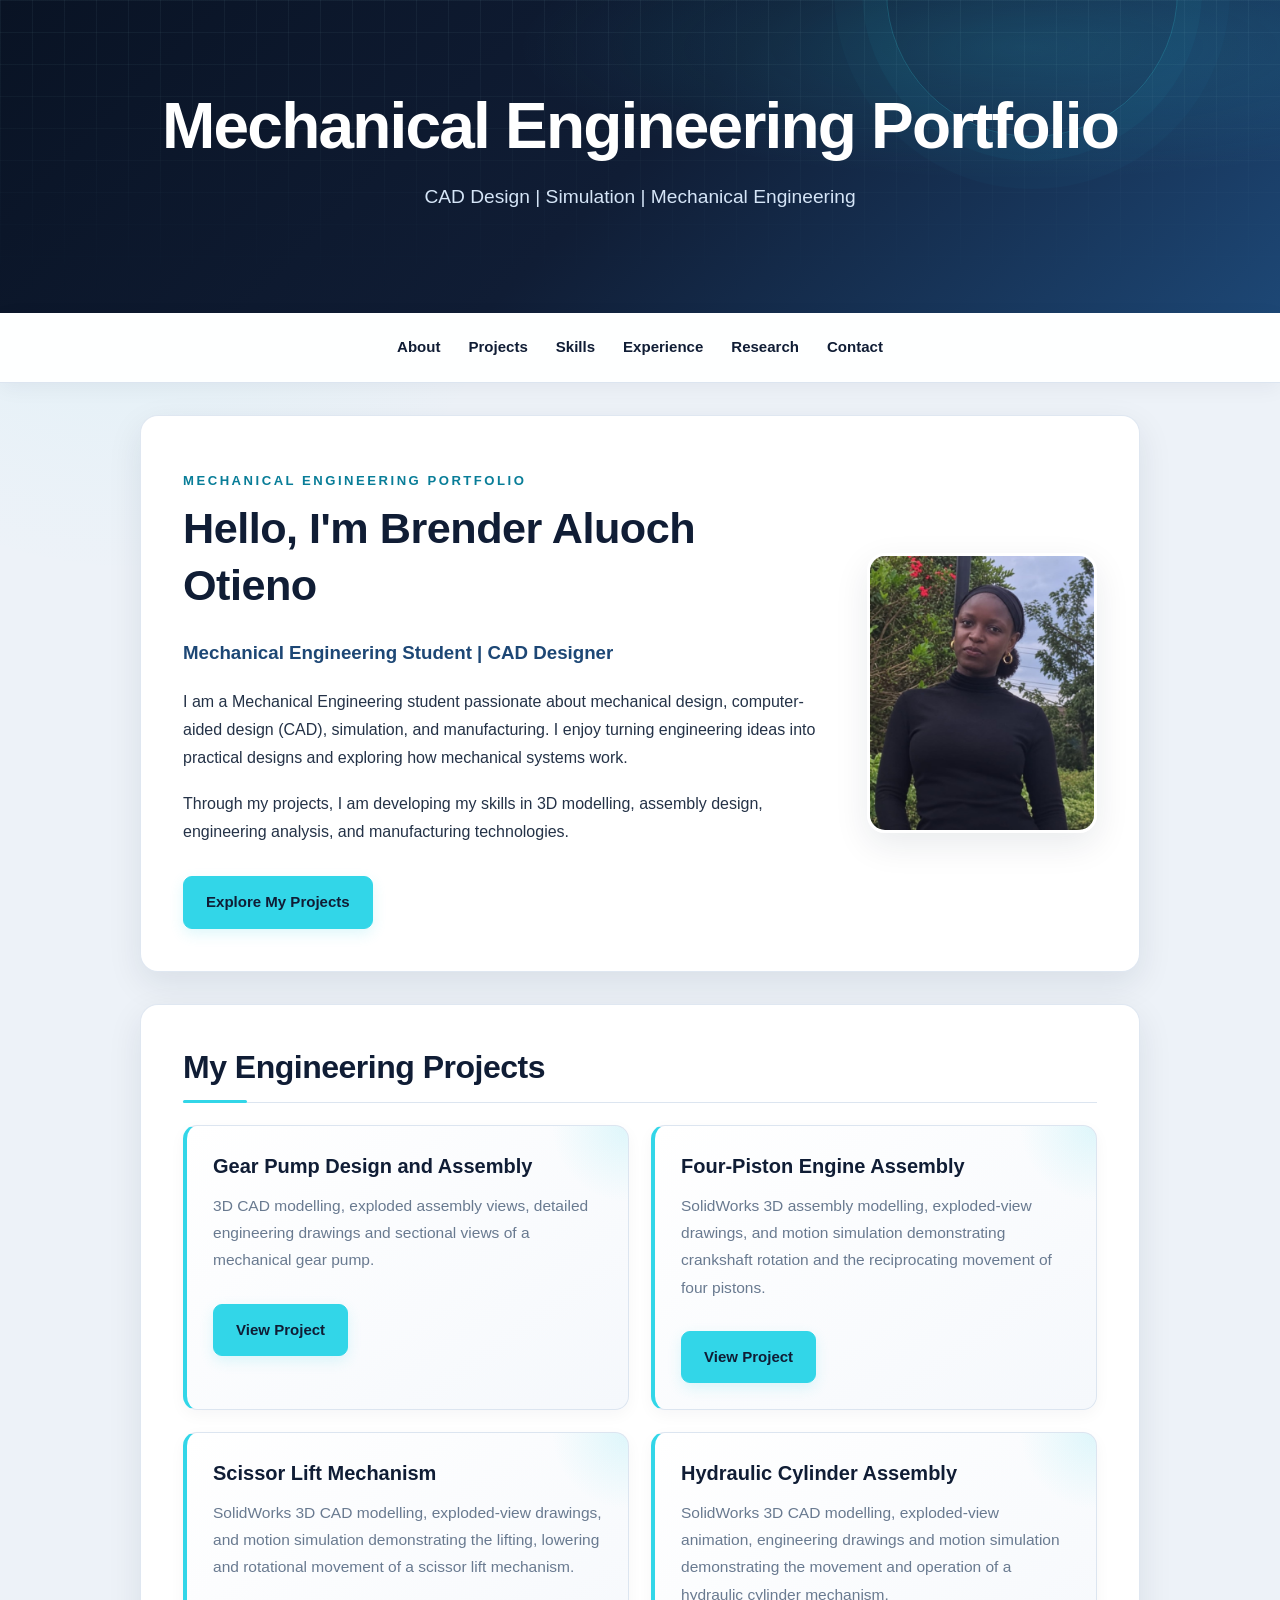
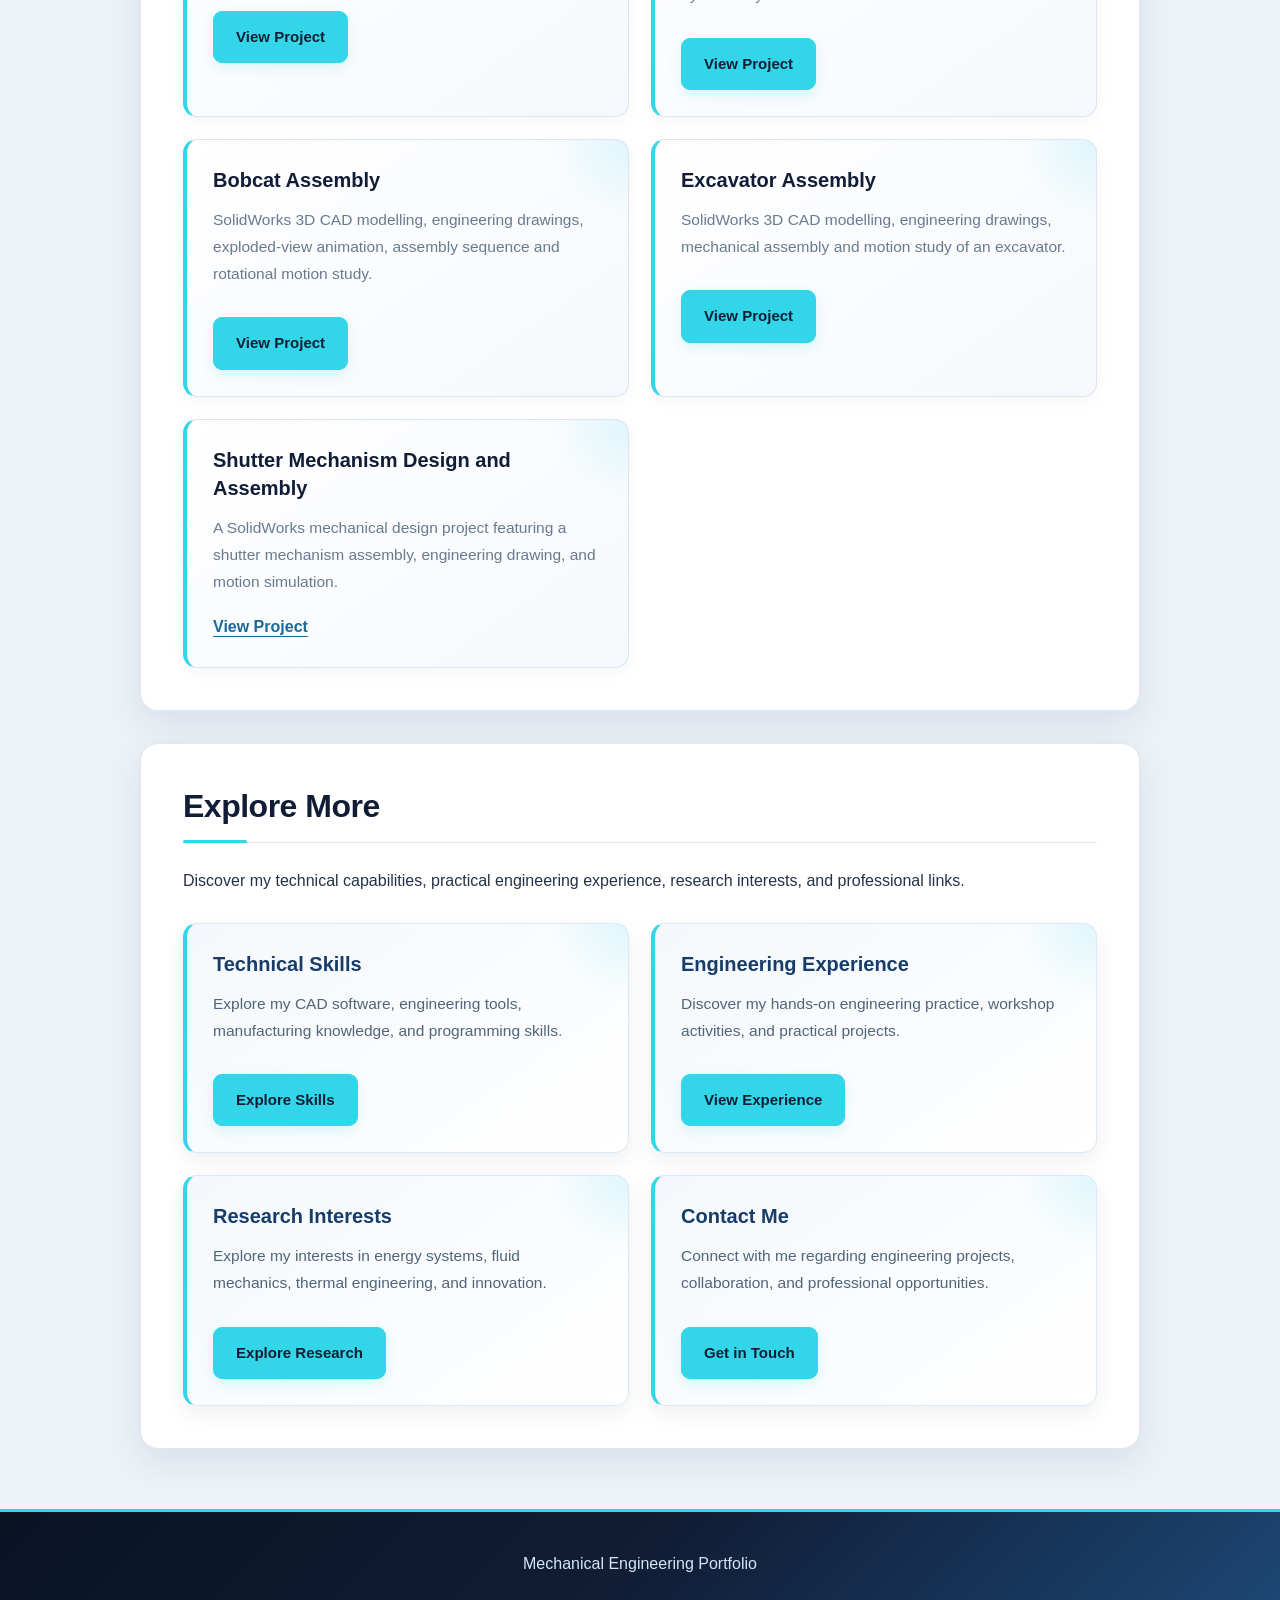
<file: index.html>
<!DOCTYPE html>
<html lang="en">
<head>
    <meta charset="UTF-8">
    <meta name="viewport" content="width=device-width, initial-scale=1.0">
    <title>Mechanical Engineering CAD Portfolio</title>
    <link rel="stylesheet" href="style.css">
</head>
<body>

    <header>
        <h1>Mechanical Engineering Portfolio</h1>
        <p>CAD Design | Simulation | Mechanical Engineering</p>
    </header>

    <nav>
    <a href="#about">About</a>
    <a href="#projects">Projects</a>
    <a href="technical-skills.html">Skills</a>
    <a href="experience.html">Experience</a>
    <a href="research.html">Research</a>
    <a href="contact.html">Contact</a>
</nav>
     <section id="about">
    <div class="intro-container">

        <div class="intro-text">
            <p class="intro-label">MECHANICAL ENGINEERING PORTFOLIO</p>

            <h2>Hello, I'm Brender Aluoch Otieno</h2>

            <h3>Mechanical Engineering Student | CAD Designer</h3>

            <p>
                I am a Mechanical Engineering student passionate about
                mechanical design, computer-aided design (CAD),
                simulation, and manufacturing. I enjoy turning
                engineering ideas into practical designs and exploring
                how mechanical systems work.
            </p>

            <p>
                Through my projects, I am developing my skills in
                3D modelling, assembly design, engineering analysis,
                and manufacturing technologies.
            </p>

            <a href="#projects" class="intro-button">
                Explore My Projects
            </a>
        </div>

        <div class="profile-photo">
    <img src="profile.png" alt="Brender Aluoch Otieno">
</div>

    </div>
</section>
      
    <section id="projects">
        <h2>My Engineering Projects</h2>

        <article>
    <h3>Gear Pump Design and Assembly</h3>
    <p>
        3D CAD modelling, exploded assembly views,
        detailed engineering drawings and sectional views
        of a mechanical gear pump.
    </p>
    <a href="gear-pump.html" class="intro-button">View Project</a>
</article>

    <article>
    <h3>Four-Piston Engine Assembly</h3>
    <p>
        SolidWorks 3D assembly modelling, exploded-view drawings,
        and motion simulation demonstrating crankshaft rotation
        and the reciprocating movement of four pistons.
    </p>
    <a href="piston.html" class="intro-button">View Project</a>
</article>

    <article>
    <h3>Scissor Lift Mechanism</h3>
    <p>
        SolidWorks 3D CAD modelling, exploded-view drawings,
        and motion simulation demonstrating the lifting,
        lowering and rotational movement of a scissor lift mechanism.
    </p>
    <a href="scissorlift.html" class="intro-button">View Project</a>
</article>    

        <article>
    <h3>Hydraulic Cylinder Assembly</h3>
    <p>
        SolidWorks 3D CAD modelling, exploded-view animation,
        engineering drawings and motion simulation demonstrating
        the movement and operation of a hydraulic cylinder mechanism.
    </p>
    <a href="hydraulic-cylinder.html" class="intro-button">View Project</a>
</article>

        <article>
    <h3>Bobcat Assembly</h3>
    <p>
        SolidWorks 3D CAD modelling, engineering drawings,
        exploded-view animation, assembly sequence and
        rotational motion study.
    </p>
    <a href="Bobcat.html" class="intro-button">View Project</a>
</article>

       <article>
    <h3>Excavator Assembly</h3>
    <p>
        SolidWorks 3D CAD modelling, engineering drawings,
        mechanical assembly and motion study of an excavator.
    </p>
    <a href="excavator.html" class="intro-button">View Project</a>
</article> 

      <article>
    <h3>Shutter Mechanism Design and Assembly</h3>

    <p>
        A SolidWorks mechanical design project featuring a shutter
        mechanism assembly, engineering drawing, and motion simulation.
    </p>

    <a href="shutter-mechanism.html">
        View Project
    </a>
</article>  
        
    </section>

    <section id="explore">
    <h2>Explore More</h2>
    <p>Discover my technical capabilities, practical engineering experience, research interests, and professional links.</p>

    <div class="explore-grid">

        <article class="explore-card">
            <h3>Technical Skills</h3>
            <p>Explore my CAD software, engineering tools, manufacturing knowledge, and programming skills.</p>
            <a href="technical-skills.html" class="intro-button">Explore Skills</a>
        </article>

        <article class="explore-card">
            <h3>Engineering Experience</h3>
            <p>Discover my hands-on engineering practice, workshop activities, and practical projects.</p>
            <a href="experience.html" class="intro-button">View Experience</a>
        </article>

        <article class="explore-card">
            <h3>Research Interests</h3>
            <p>Explore my interests in energy systems, fluid mechanics, thermal engineering, and innovation.</p>
            <a href="research.html" class="intro-button">Explore Research</a>
        </article>

        <article class="explore-card">
            <h3>Contact Me</h3>
            <p>Connect with me regarding engineering projects, collaboration, and professional opportunities.</p>
            <a href="contact.html" class="intro-button">Get in Touch</a>
        </article>

    </div>
</section>

    <footer>
        <p>Mechanical Engineering Portfolio</p>
    </footer>

</body>
</html>
</file>
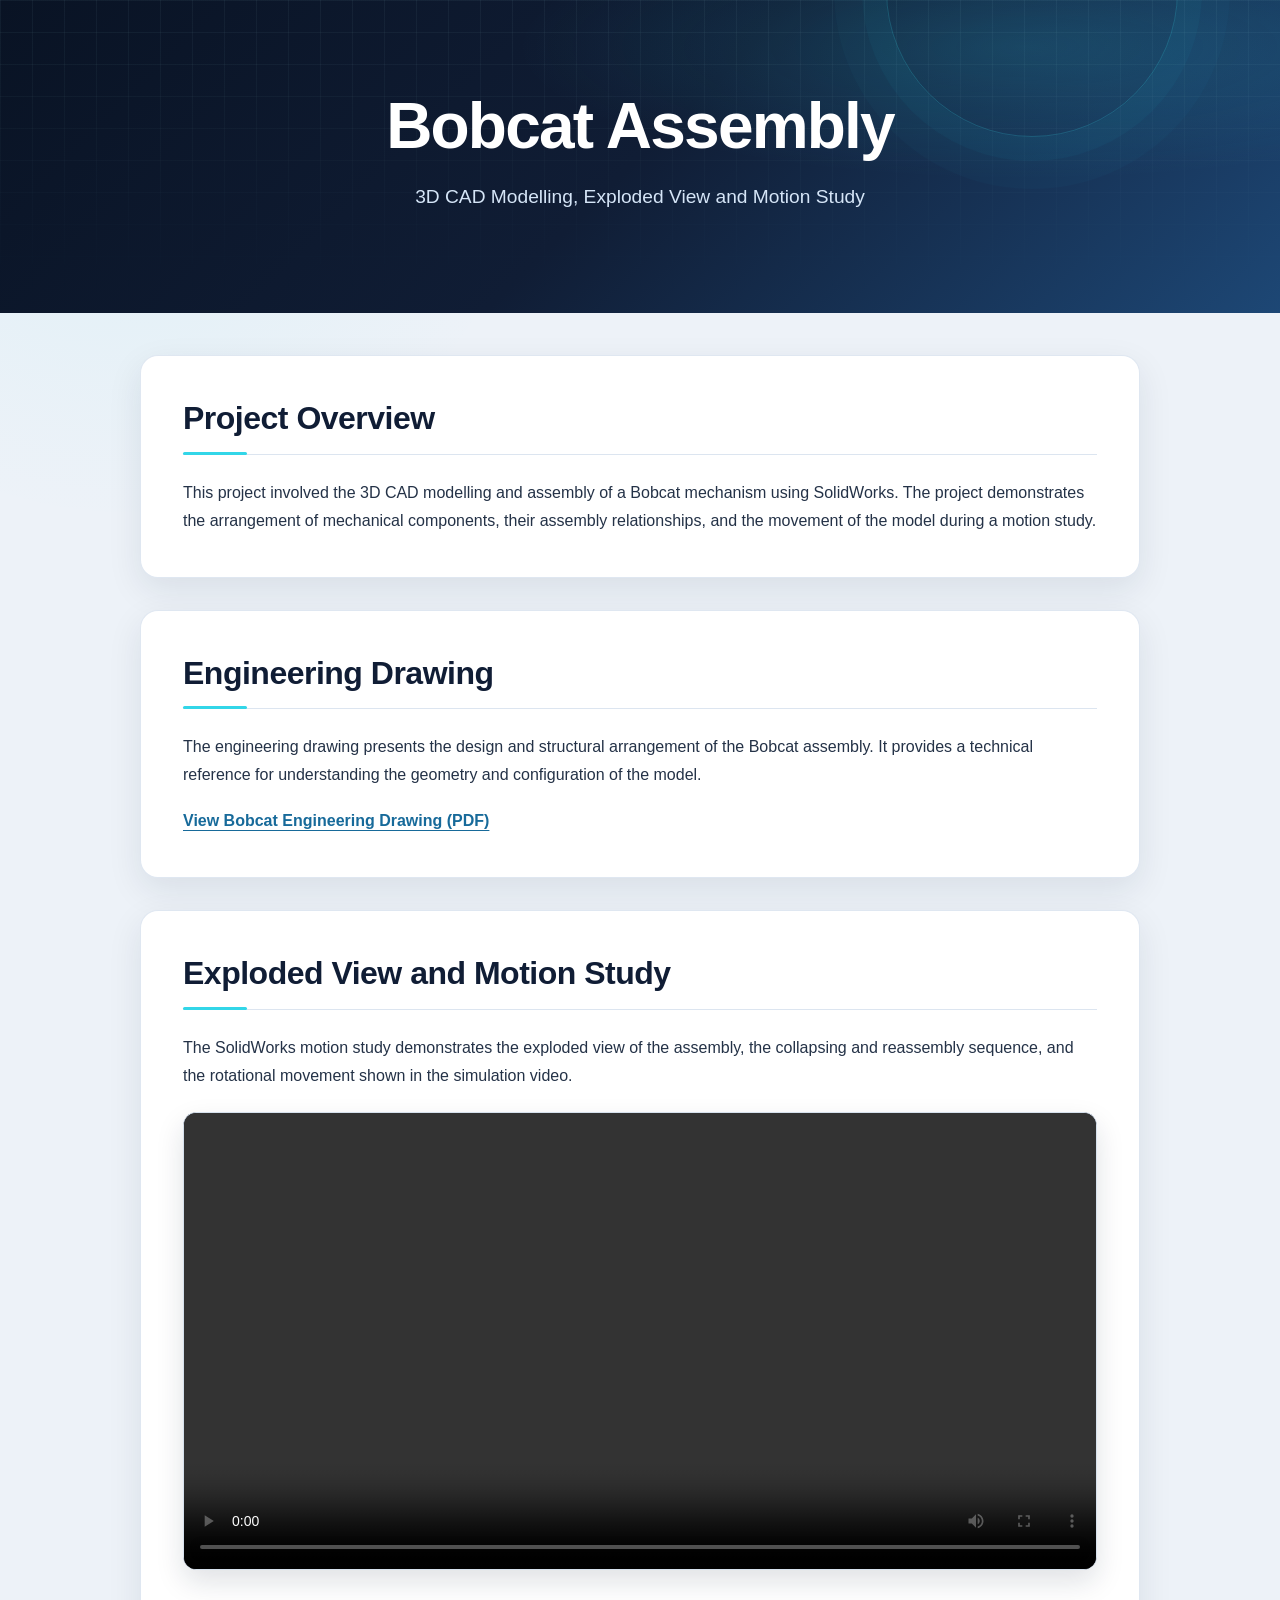
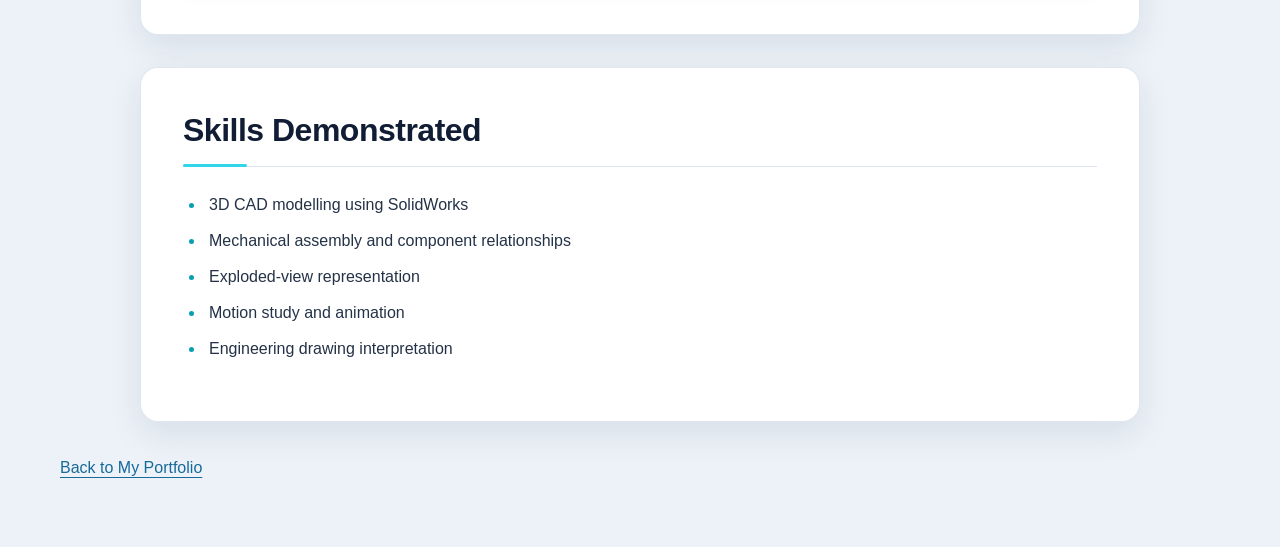
<file: Bobcat.html>
<!DOCTYPE html>
<html lang="en">
<head>
    <meta charset="UTF-8">
    <meta name="viewport" content="width=device-width, initial-scale=1.0">
    <title>Bobcat Assembly | Mechanical Engineering Portfolio</title>
    <link rel="stylesheet" href="style.css">
</head>
<body>

    <header>
        <h1>Bobcat Assembly</h1>
        <p>3D CAD Modelling, Exploded View and Motion Study</p>
    </header>

    <main class="project-container">

        <section>
            <h2>Project Overview</h2>
            <p>
                This project involved the 3D CAD modelling and assembly
                of a Bobcat mechanism using SolidWorks. The project
                demonstrates the arrangement of mechanical components,
                their assembly relationships, and the movement of the
                model during a motion study.
            </p>
        </section>

        <section>
            <h2>Engineering Drawing</h2>
            <p>
                The engineering drawing presents the design and
                structural arrangement of the Bobcat assembly.
                It provides a technical reference for understanding
                the geometry and configuration of the model.
            </p>

            <p>
                <a href="documents/Bobcat-drawing.pdf"
                   target="_blank" rel="noopener">
                    View Bobcat Engineering Drawing (PDF)
                </a>
            </p>
        </section>

        <section>
            <h2>Exploded View and Motion Study</h2>
            <p>
                The SolidWorks motion study demonstrates the exploded
                view of the assembly, the collapsing and reassembly
                sequence, and the rotational movement shown in the
                simulation video.
            </p>

            <video controls width="100%">
                <source
                    src="documents/Bobcat-motion-study.mp4"
                    type="video/mp4">
                Your browser does not support MP4 video playback.
                <a href="documents/Bobcat-motion-study.mp4">
                    Open or download the motion study video
                </a>
            </video>
        </section>

        <section>
            <h2>Skills Demonstrated</h2>
            <ul>
                <li>3D CAD modelling using SolidWorks</li>
                <li>Mechanical assembly and component relationships</li>
                <li>Exploded-view representation</li>
                <li>Motion study and animation</li>
                <li>Engineering drawing interpretation</li>
            </ul>
        </section>

        <p>
            <a href="index.html">Back to My Portfolio</a>
        </p>

    </main>

</body>
</html>
</file>
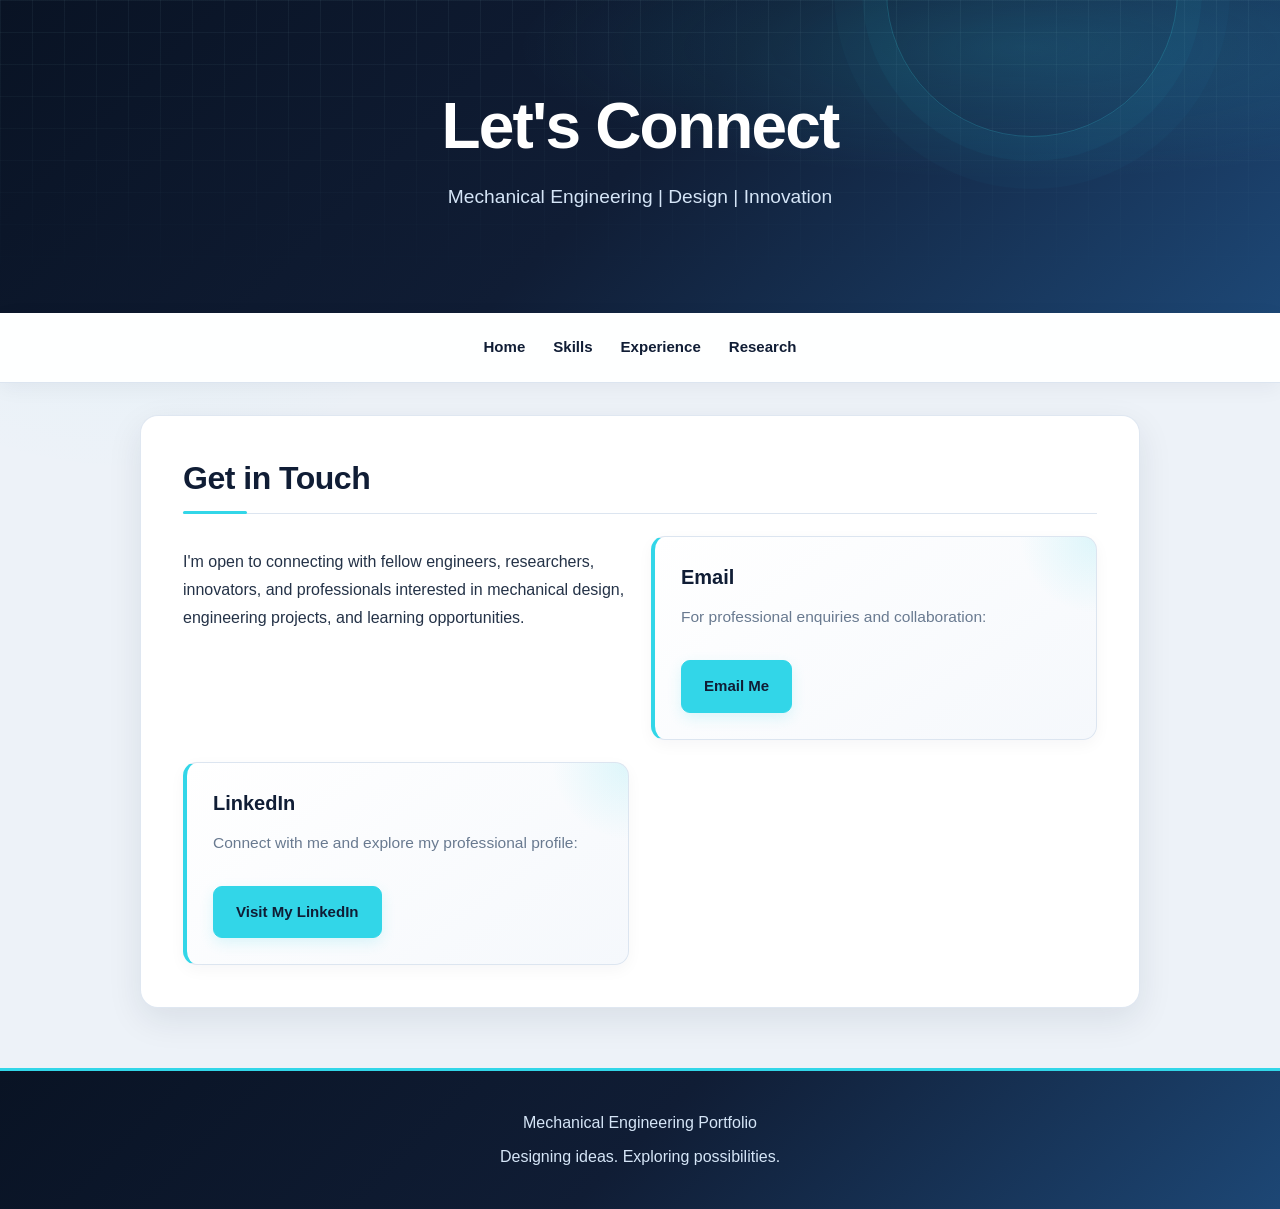
<file: contact.html>
<!DOCTYPE html>
<html lang="en">
<head>
    <meta charset="UTF-8">
    <meta name="viewport" content="width=device-width, initial-scale=1.0">
    <title>Contact Me | Mechanical Engineering Portfolio</title>
    <link rel="stylesheet" href="style.css">
</head>
<body>

    <header>
        <h1>Let's Connect</h1>
        <p>Mechanical Engineering | Design | Innovation</p>
    </header>

    <nav>
        <a href="index.html">Home</a>
        <a href="technical-skills.html">Skills</a>
        <a href="experience.html">Experience</a>
        <a href="research.html">Research</a>
    </nav>

    <section>
        <h2>Get in Touch</h2>

        <p>
            I'm open to connecting with fellow engineers, researchers,
            innovators, and professionals interested in mechanical design,
            engineering projects, and learning opportunities.
        </p>

        <article>
            <h3>Email</h3>
            <p>For professional enquiries and collaboration:</p>
            <a href="mailto:brenderaluoch012@gmail.com" class="intro-button">
                Email Me
            </a>
        </article>

        <article>
            <h3>LinkedIn</h3>
            <p>Connect with me and explore my professional profile:</p>
            <a href="https://www.linkedin.com/in/brender-aluoch-b70727331"
               class="intro-button"
               target="_blank"
               rel="noopener noreferrer">
                Visit My LinkedIn
            </a>
        </article>
    </section>

    <footer>
        <p>Mechanical Engineering Portfolio</p>
        <p>Designing ideas. Exploring possibilities.</p>
    </footer>

</body>
</html>
</file>
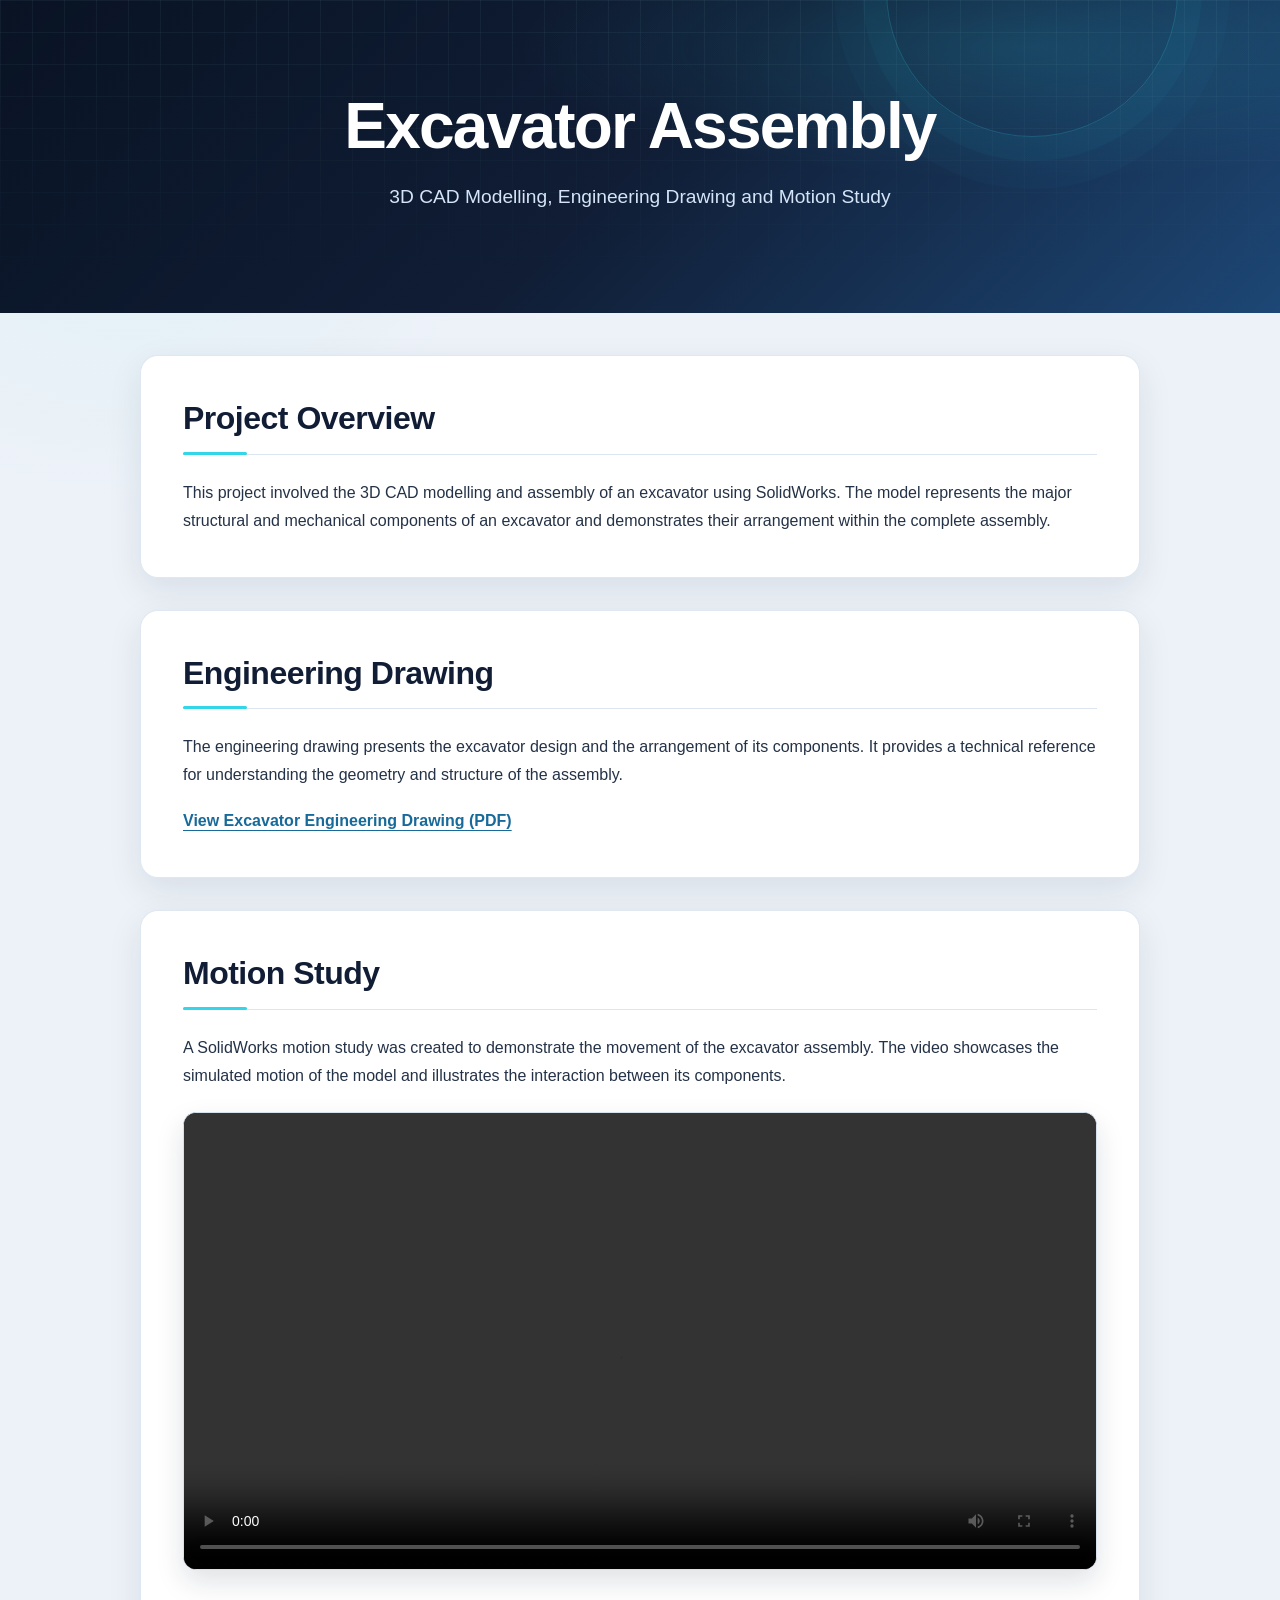
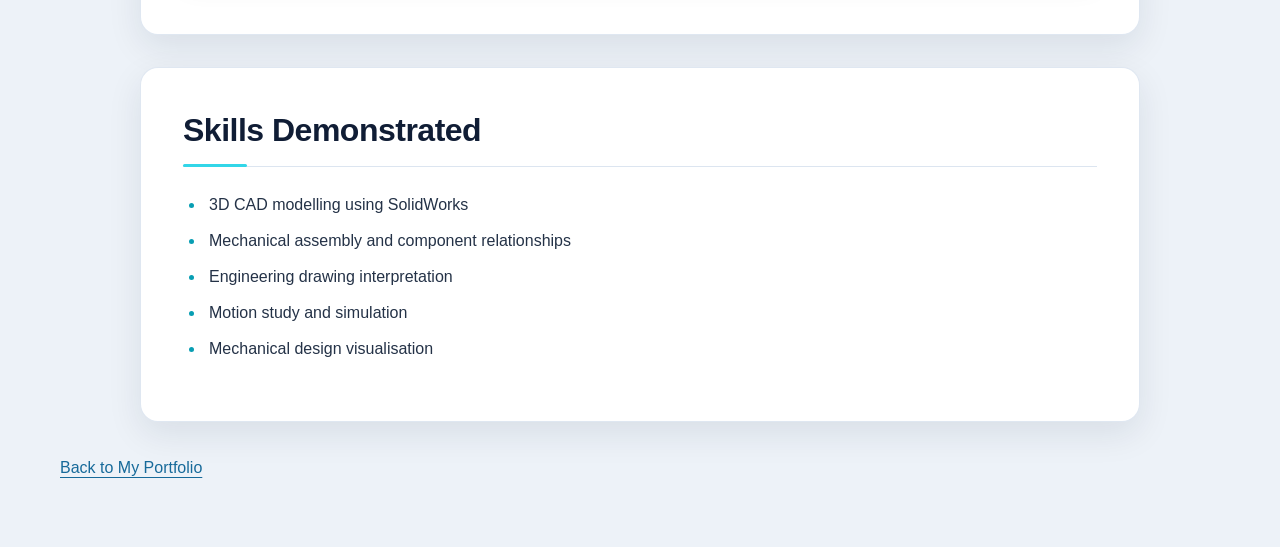
<file: excavator.html>
<!DOCTYPE html>
<html lang="en">
<head>
    <meta charset="UTF-8">
    <meta name="viewport" content="width=device-width, initial-scale=1.0">
    <title>Excavator Assembly | Mechanical Engineering Portfolio</title>
    <link rel="stylesheet" href="style.css">
</head>
<body>

    <header>
        <h1>Excavator Assembly</h1>
        <p>3D CAD Modelling, Engineering Drawing and Motion Study</p>
    </header>

    <main class="project-container">

        <section>
            <h2>Project Overview</h2>
            <p>
                This project involved the 3D CAD modelling and assembly
                of an excavator using SolidWorks. The model represents
                the major structural and mechanical components of an
                excavator and demonstrates their arrangement within
                the complete assembly.
            </p>
        </section>

        <section>
            <h2>Engineering Drawing</h2>
            <p>
                The engineering drawing presents the excavator design
                and the arrangement of its components. It provides a
                technical reference for understanding the geometry
                and structure of the assembly.
            </p>

            <p>
                <a href="documents/Excavator-drawing.pdf"
                   target="_blank" rel="noopener">
                    View Excavator Engineering Drawing (PDF)
                </a>
            </p>
        </section>

        <section>
            <h2>Motion Study</h2>
            <p>
                A SolidWorks motion study was created to demonstrate
                the movement of the excavator assembly. The video
                showcases the simulated motion of the model and
                illustrates the interaction between its components.
            </p>

            <video controls width="100%">
                <source
                    src="documents/Excavator-Motion-study.mp4"
                    type="video/mp4">
                Your browser does not support MP4 video playback.
                <a href="documents/Excavator-Motion-study.mp4">
                    Open or download the motion study video
                </a>
            </video>
        </section>

        <section>
            <h2>Skills Demonstrated</h2>
            <ul>
                <li>3D CAD modelling using SolidWorks</li>
                <li>Mechanical assembly and component relationships</li>
                <li>Engineering drawing interpretation</li>
                <li>Motion study and simulation</li>
                <li>Mechanical design visualisation</li>
            </ul>
        </section>

        <p>
            <a href="index.html">Back to My Portfolio</a>
        </p>

    </main>

</body>
</html>
</file>
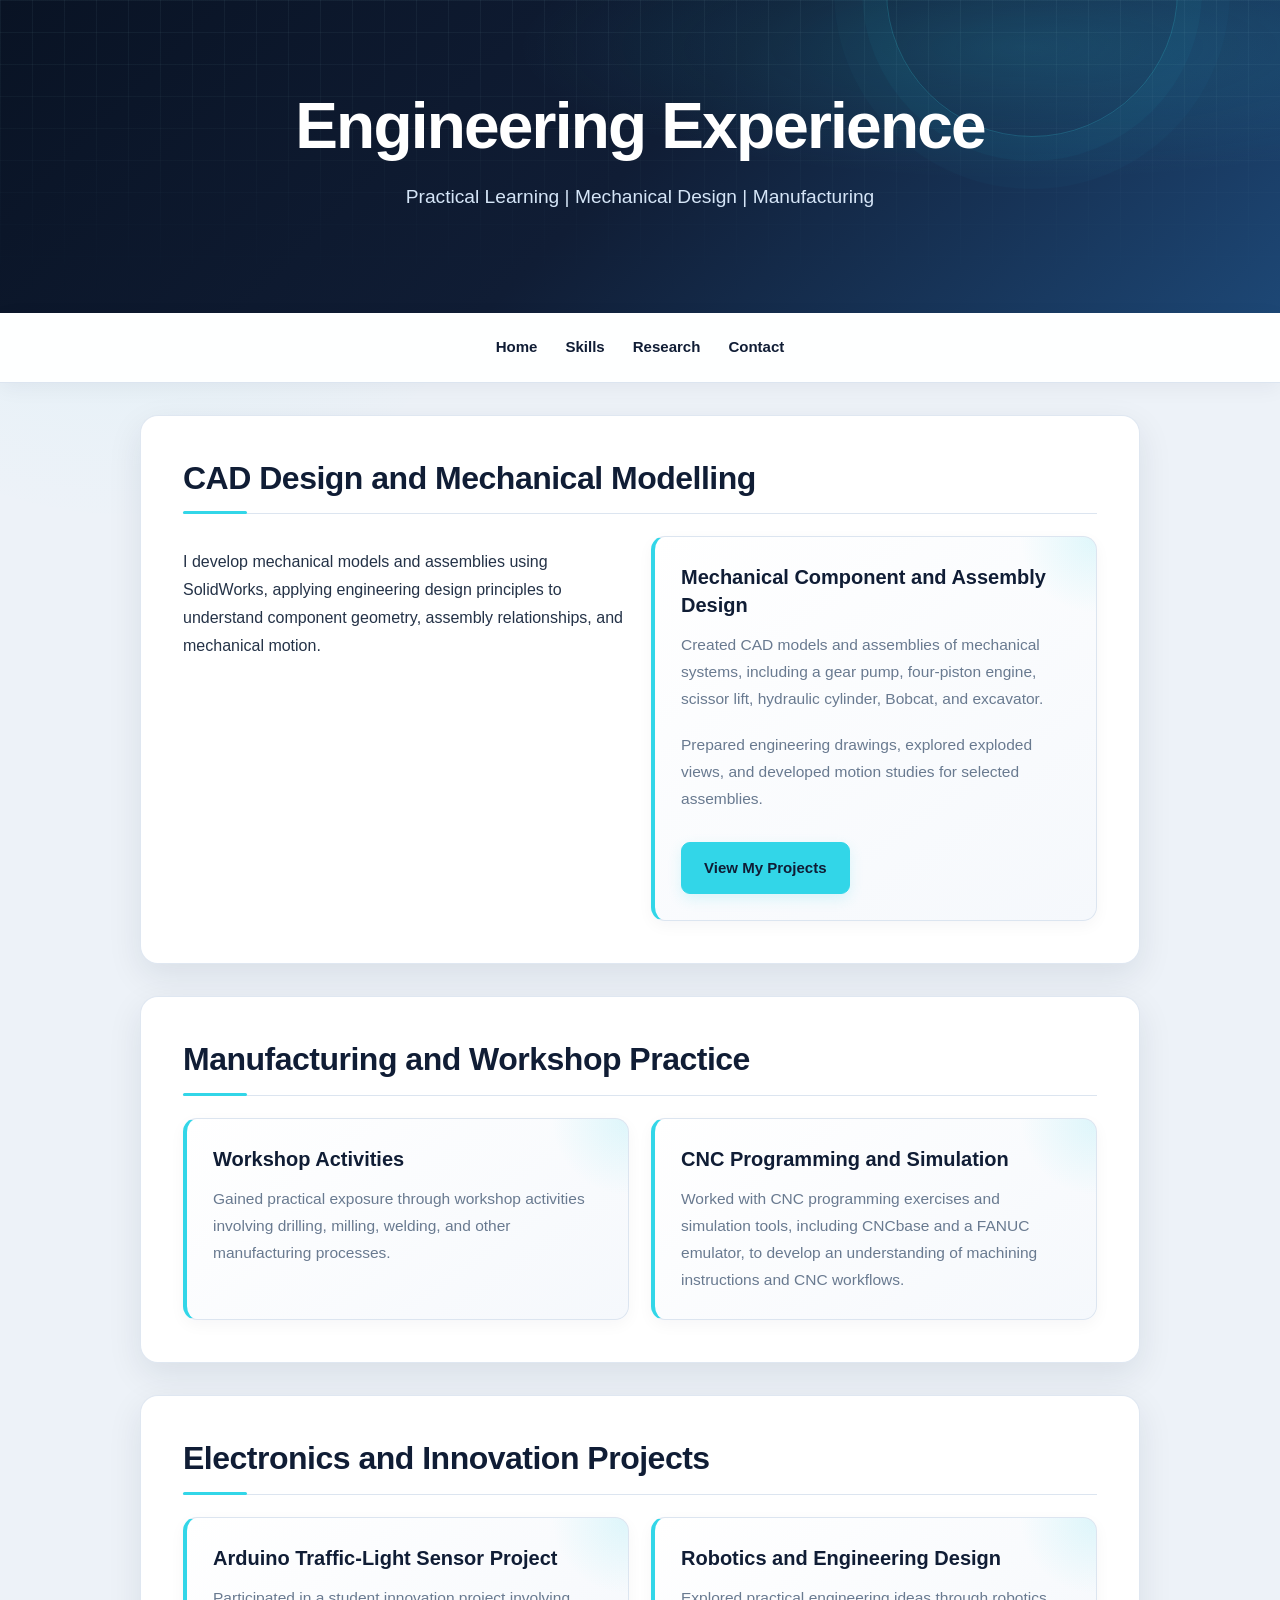
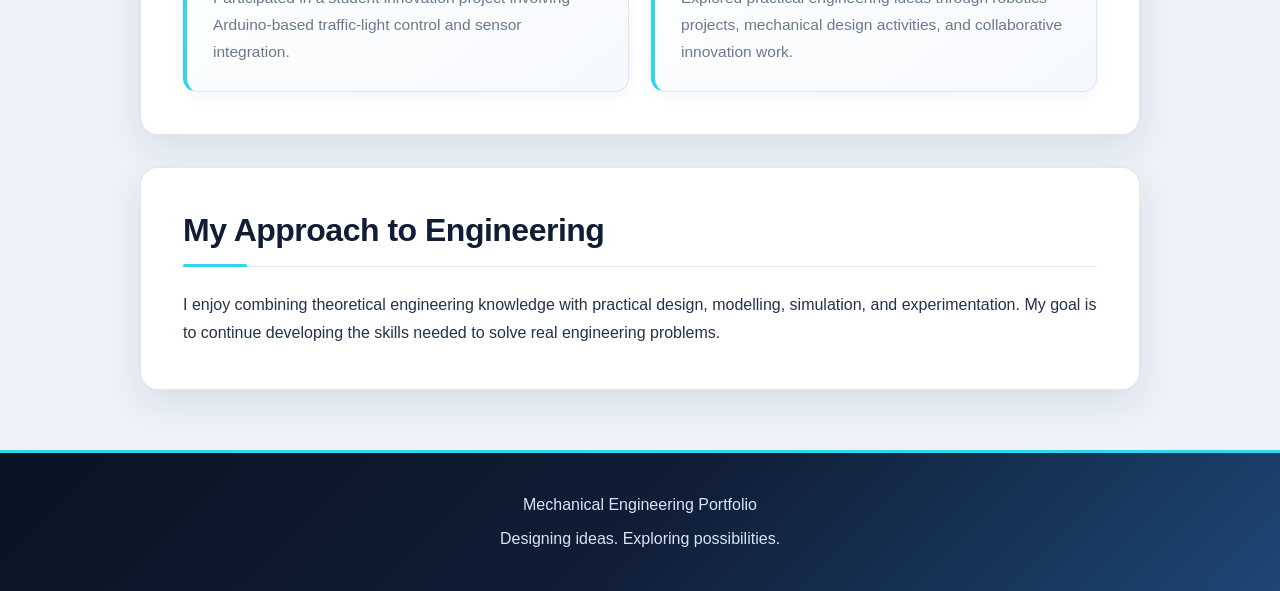
<file: experience.html>
<!DOCTYPE html>
<html lang="en">
<head>
    <meta charset="UTF-8">
    <meta name="viewport" content="width=device-width, initial-scale=1.0">
    <title>Engineering Experience | Mechanical Engineering Portfolio</title>
    <link rel="stylesheet" href="style.css">
</head>
<body>

    <header>
        <h1>Engineering Experience</h1>
        <p>Practical Learning | Mechanical Design | Manufacturing</p>
    </header>

    <nav>
        <a href="index.html">Home</a>
        <a href="technical-skills.html">Skills</a>
        <a href="research.html">Research</a>
        <a href="contact.html">Contact</a>
    </nav>

    <section>
        <h2>CAD Design and Mechanical Modelling</h2>
        <p>
            I develop mechanical models and assemblies using SolidWorks,
            applying engineering design principles to understand component
            geometry, assembly relationships, and mechanical motion.
        </p>

        <article>
            <h3>Mechanical Component and Assembly Design</h3>
            <p>
                Created CAD models and assemblies of mechanical systems,
                including a gear pump, four-piston engine, scissor lift,
                hydraulic cylinder, Bobcat, and excavator.
            </p>
            <p>
                Prepared engineering drawings, explored exploded views,
                and developed motion studies for selected assemblies.
            </p>
            <a href="index.html#projects" class="intro-button">
                View My Projects
            </a>
        </article>
    </section>

    <section>
        <h2>Manufacturing and Workshop Practice</h2>

        <article>
            <h3>Workshop Activities</h3>
            <p>
                Gained practical exposure through workshop activities
                involving drilling, milling, welding, and other
                manufacturing processes.
            </p>
        </article>

        <article>
            <h3>CNC Programming and Simulation</h3>
            <p>
                Worked with CNC programming exercises and simulation
                tools, including CNCbase and a FANUC emulator, to develop
                an understanding of machining instructions and CNC workflows.
            </p>
        </article>
    </section>

    <section>
        <h2>Electronics and Innovation Projects</h2>

        <article>
            <h3>Arduino Traffic-Light Sensor Project</h3>
            <p>
                Participated in a student innovation project involving
                Arduino-based traffic-light control and sensor integration.
            </p>
        </article>

        <article>
            <h3>Robotics and Engineering Design</h3>
            <p>
                Explored practical engineering ideas through robotics
                projects, mechanical design activities, and collaborative
                innovation work.
            </p>
        </article>
    </section>

    <section>
        <h2>My Approach to Engineering</h2>
        <p>
            I enjoy combining theoretical engineering knowledge with
            practical design, modelling, simulation, and experimentation.
            My goal is to continue developing the skills needed to solve
            real engineering problems.
        </p>
    </section>

    <footer>
        <p>Mechanical Engineering Portfolio</p>
        <p>Designing ideas. Exploring possibilities.</p>
    </footer>

</body>
</html>
</file>
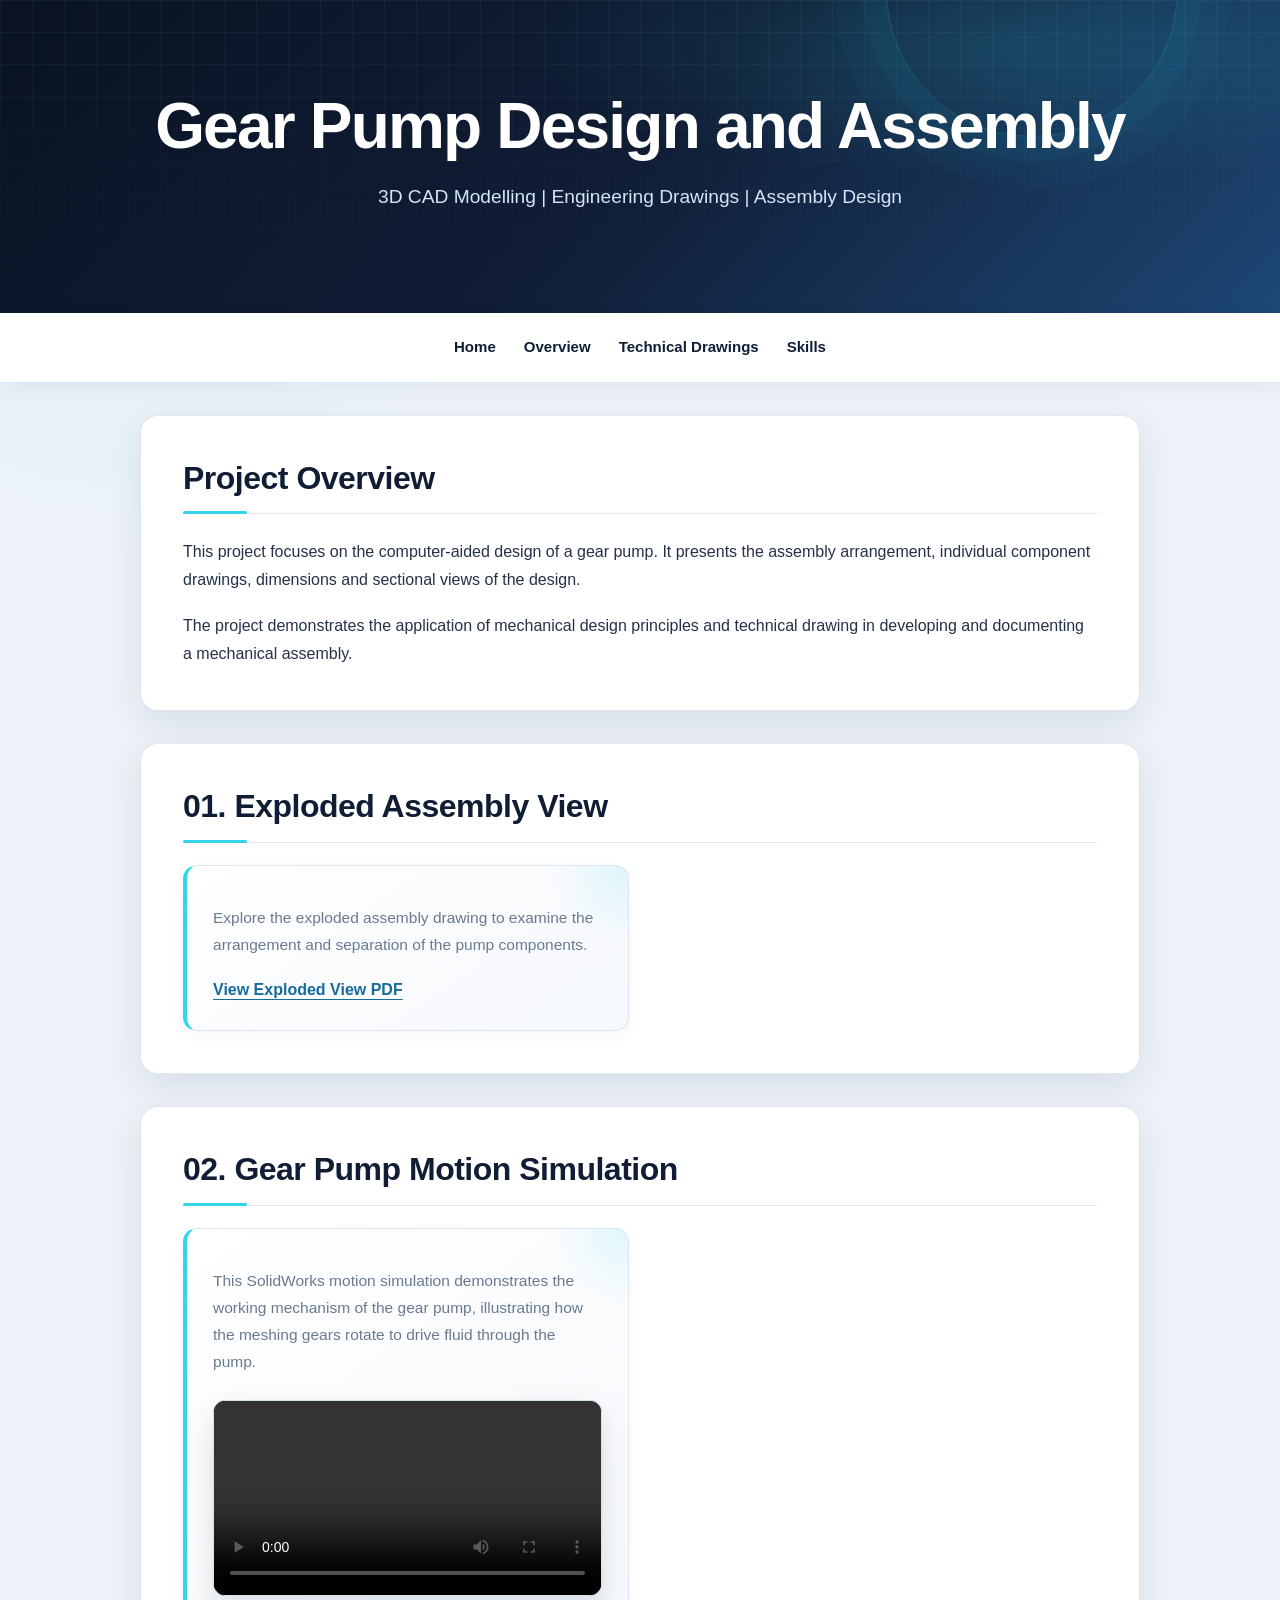
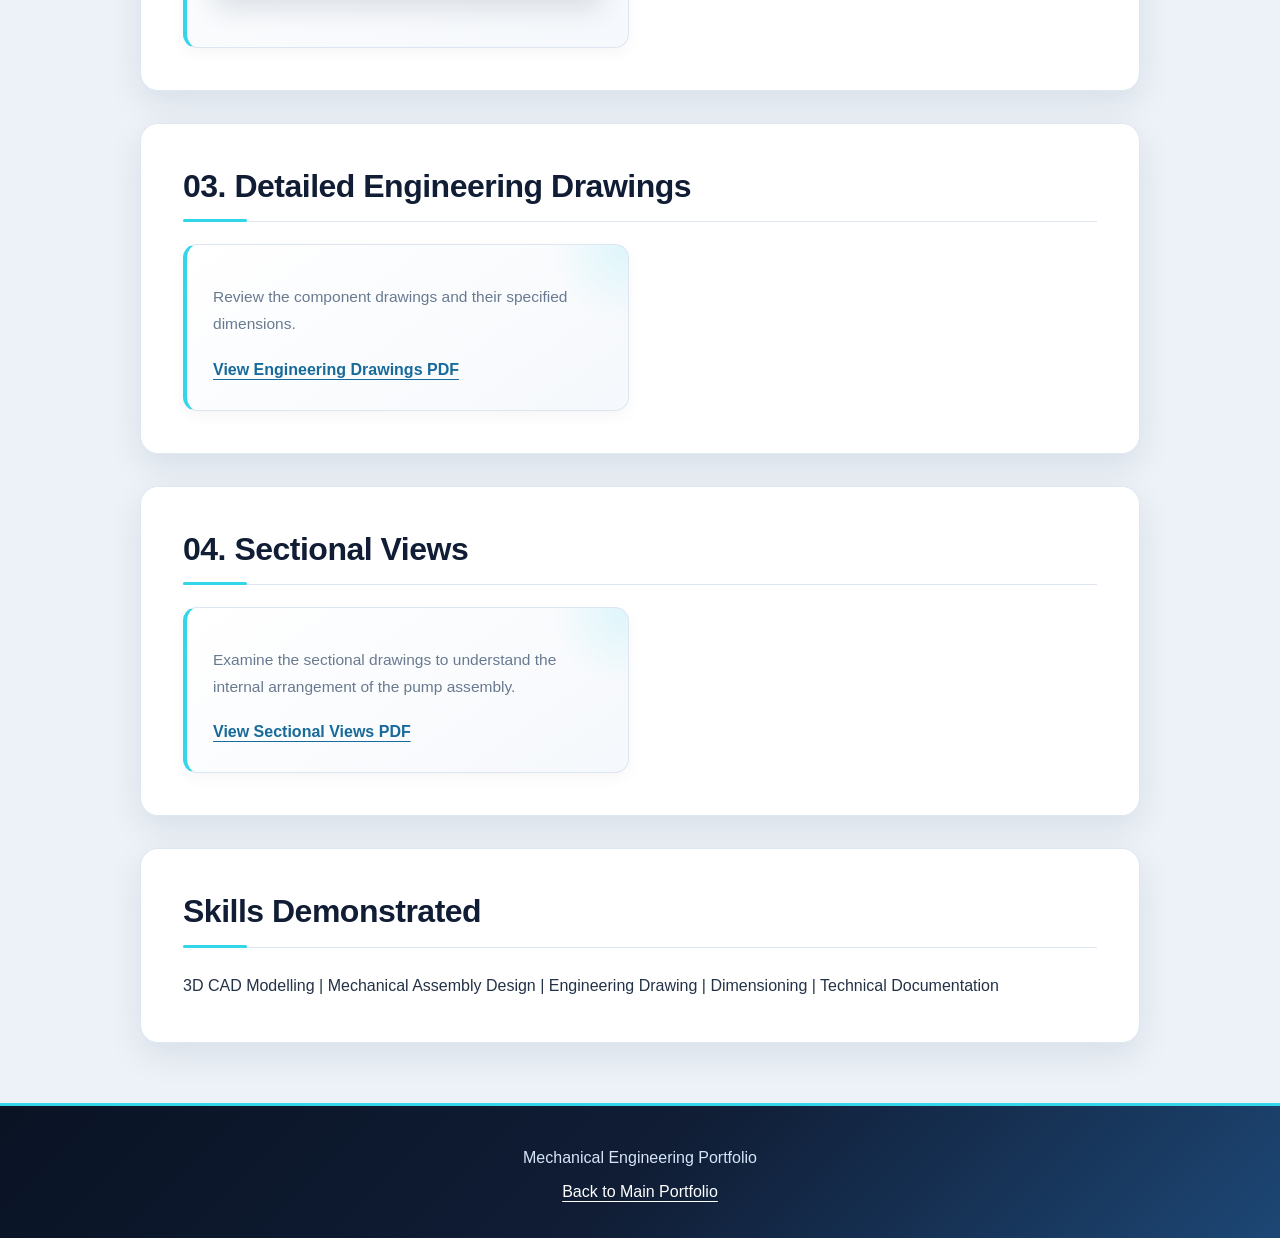
<file: gear-pump.html>
<!DOCTYPE html>
<html lang="en">
<head>
    <meta charset="UTF-8">
    <meta name="viewport" content="width=device-width, initial-scale=1.0">
    <title>Gear Pump Design | Mechanical Engineering Portfolio</title>
    <link rel="stylesheet" href="style.css">
</head>
<body>

    <header>
        <h1>Gear Pump Design and Assembly</h1>
        <p>3D CAD Modelling | Engineering Drawings | Assembly Design</p>
    </header>

    <nav>
        <a href="index.html">Home</a>
        <a href="#overview">Overview</a>
        <a href="#drawings">Technical Drawings</a>
        <a href="#skills">Skills</a>
    </nav>

    <section id="overview">
        <h2>Project Overview</h2>
        <p>
            This project focuses on the computer-aided design of a gear pump.
            It presents the assembly arrangement, individual component drawings,
            dimensions and sectional views of the design.
        </p>
        <p>
            The project demonstrates the application of mechanical design
            principles and technical drawing in developing and documenting
            a mechanical assembly.
        </p>
    </section>

    <section id="exploded-view">
    <h2>01. Exploded Assembly View</h2>

    <article>
        <p>
            Explore the exploded assembly drawing to examine the
            arrangement and separation of the pump components.
        </p>
        <a href="documents/gear-pump-exploded-view.pdf" target="_blank">
            View Exploded View PDF
        </a>
    </article>
</section>

<section id="motion-simulation">
    <h2>02. Gear Pump Motion Simulation</h2>

    <article>
        <p>
            This SolidWorks motion simulation demonstrates the
            working mechanism of the gear pump, illustrating how
            the meshing gears rotate to drive fluid through the pump.
        </p>

        <video controls preload="metadata"
               style="width: 100%; max-width: 950px; display: block; margin: 25px auto; border-radius: 12px;">
            <source src="documents/Gear-pump-motion.mp4" type="video/mp4">
            Your browser does not support embedded video.
            <a href="documents/Gear-pump-motion.mp4">
                Open the gear pump simulation video
            </a>
        </video>
    </article>
</section>

<section id="engineering-drawings">
    <h2>03. Detailed Engineering Drawings</h2>

    <article>
        <p>
            Review the component drawings and their specified dimensions.
        </p>
        <a href="documents/gear-pump-drawings.pdf" target="_blank">
            View Engineering Drawings PDF
        </a>
    </article>
</section>

<section id="sectional-views">
    <h2>04. Sectional Views</h2>

    <article>
        <p>
            Examine the sectional drawings to understand the internal
            arrangement of the pump assembly.
        </p>
        <a href="documents/gear-pump-sectional-views.pdf" target="_blank">
            View Sectional Views PDF
        </a>
    </article>
</section>

    <section id="skills">
        <h2>Skills Demonstrated</h2>
        <p>
            3D CAD Modelling | Mechanical Assembly Design |
            Engineering Drawing | Dimensioning | Technical Documentation
        </p>
    </section>

    <footer>
        <p>Mechanical Engineering Portfolio</p>
        <a href="index.html" style="color: white;">Back to Main Portfolio</a>
    </footer>

</body>
</html>
</file>
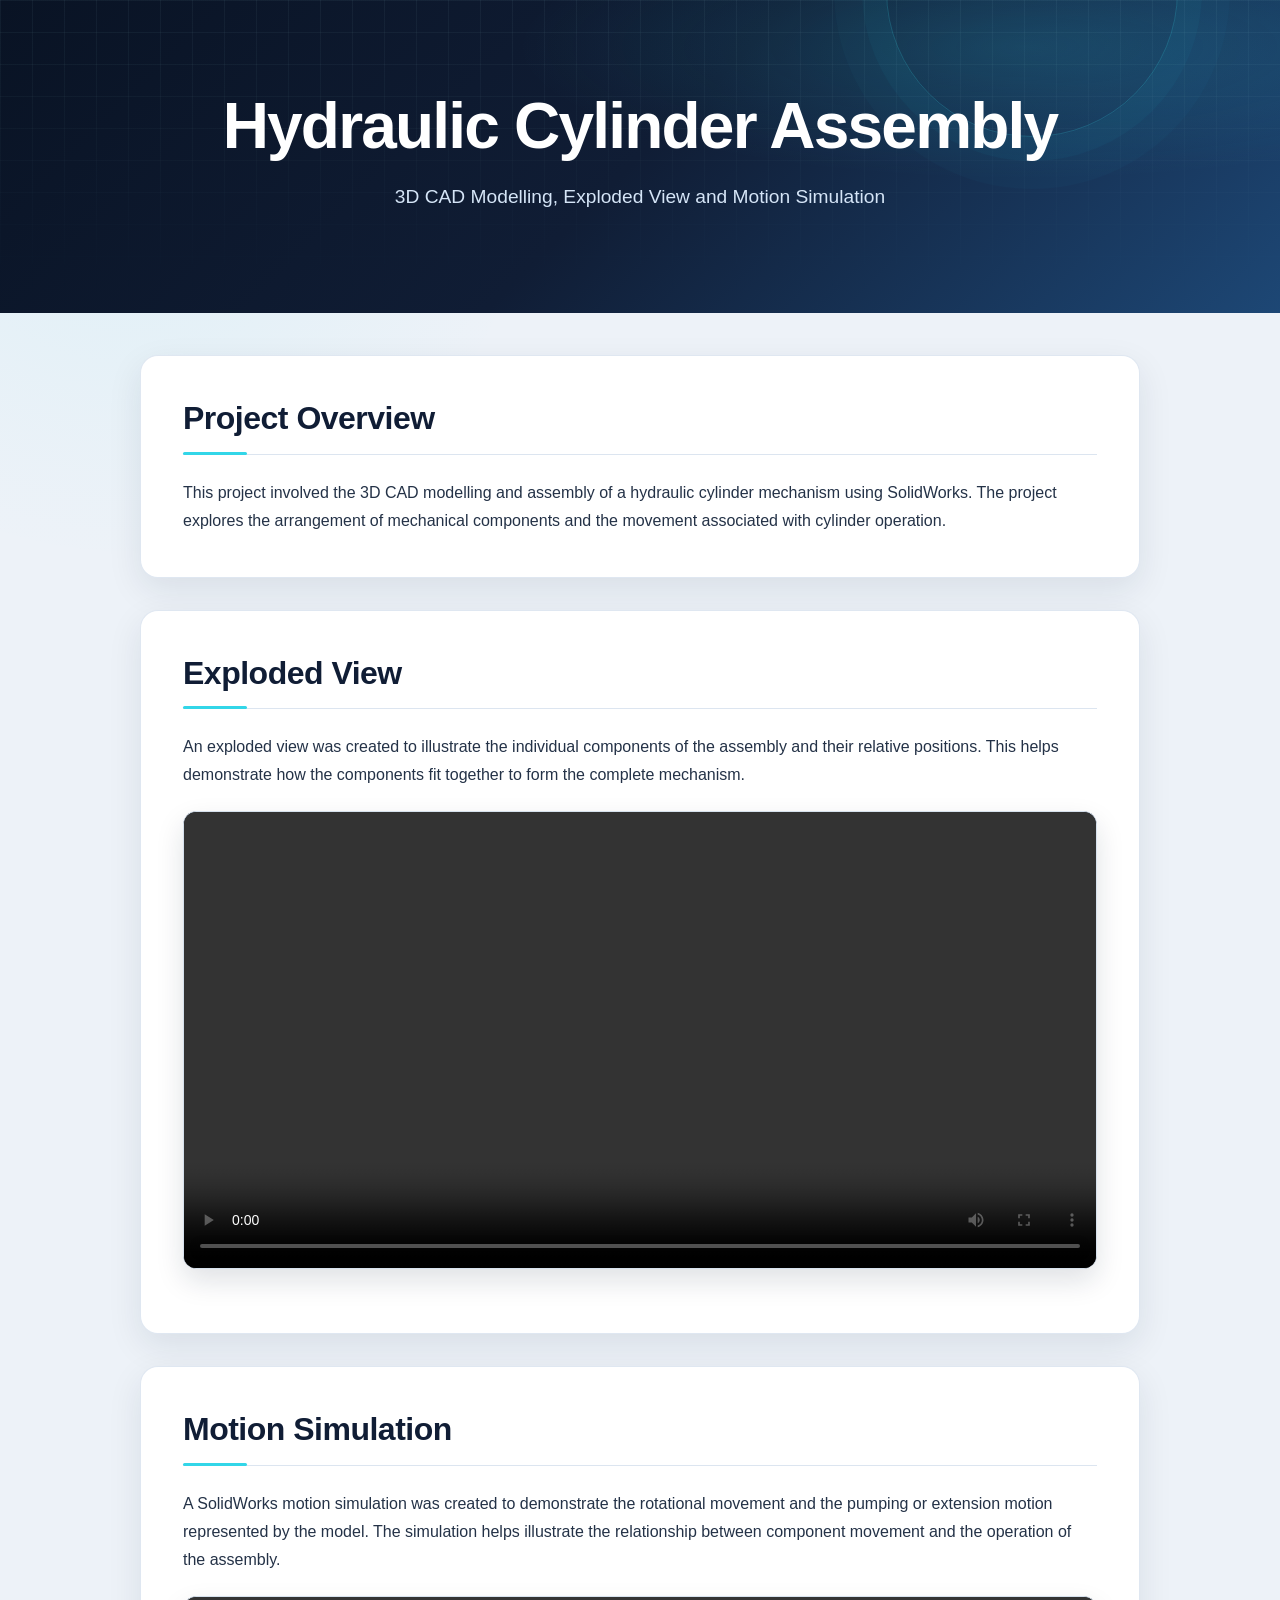
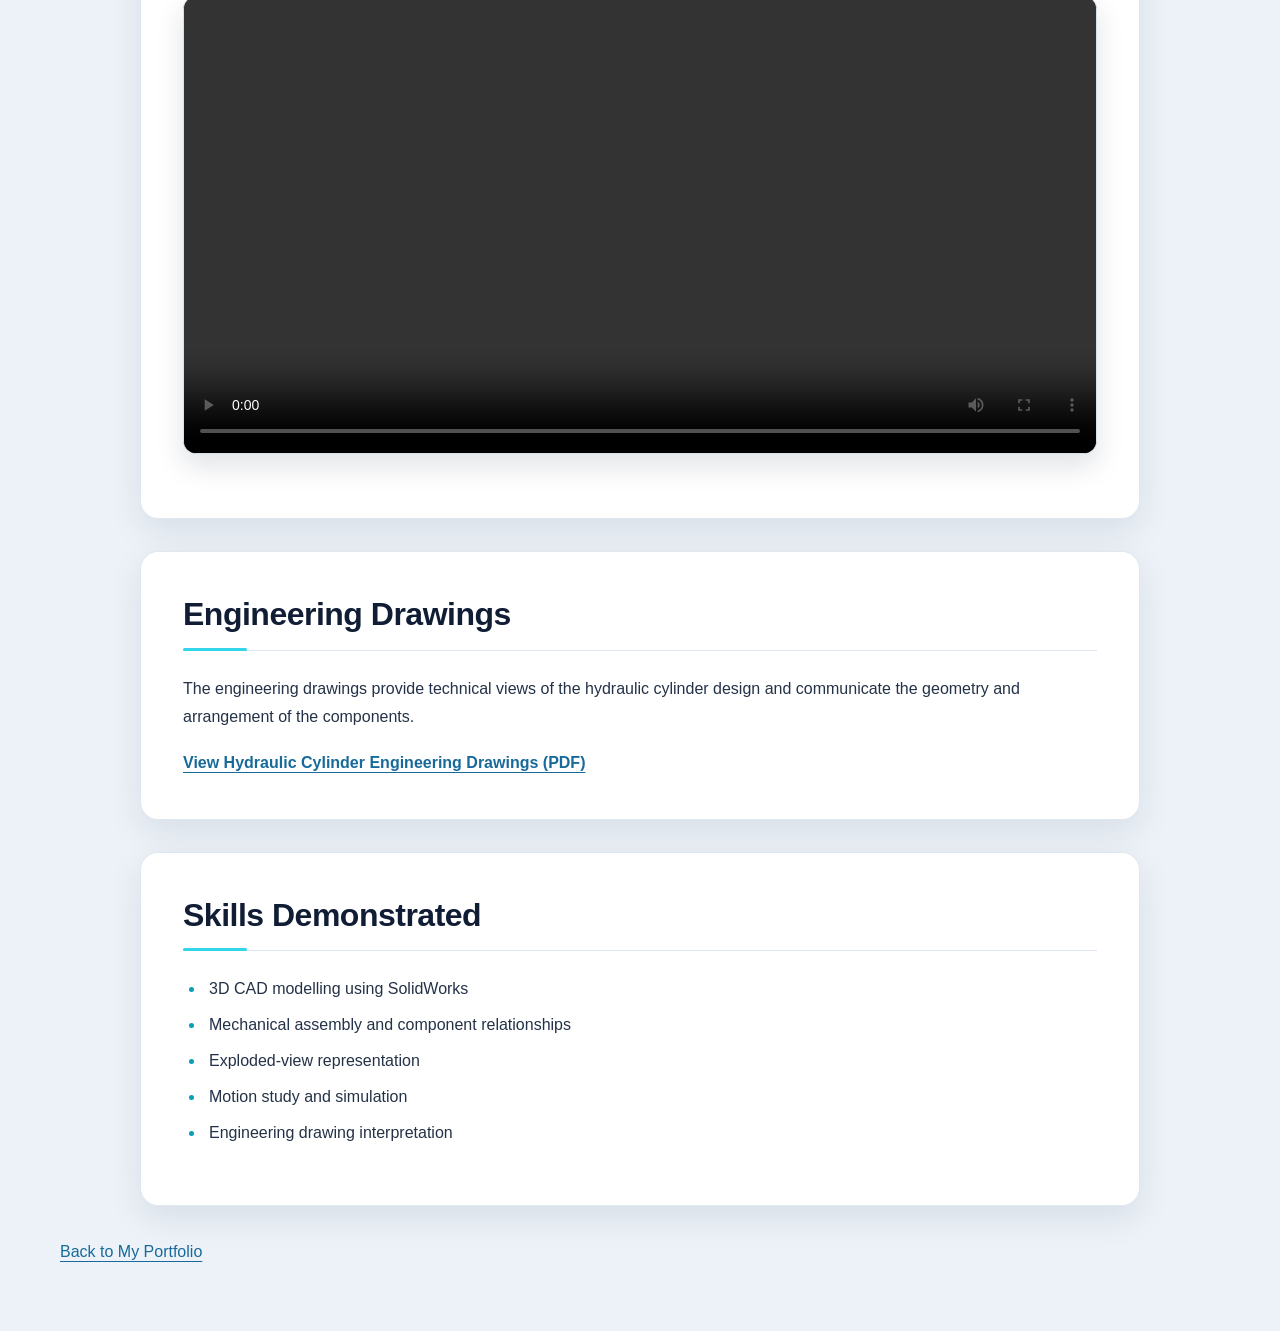
<file: hydraulic-cylinder.html>
<!DOCTYPE html>
<html lang="en">
<head>
    <meta charset="UTF-8">
    <meta name="viewport" content="width=device-width, initial-scale=1.0">
    <title>Hydraulic Cylinder Assembly | Mechanical Engineering Portfolio</title>
    <link rel="stylesheet" href="style.css">
</head>
<body>

    <header>
        <h1>Hydraulic Cylinder Assembly</h1>
        <p>3D CAD Modelling, Exploded View and Motion Simulation</p>
    </header>

    <main class="project-container">

        <section>
            <h2>Project Overview</h2>
            <p>
                This project involved the 3D CAD modelling and assembly
                of a hydraulic cylinder mechanism using SolidWorks.
                The project explores the arrangement of mechanical
                components and the movement associated with cylinder
                operation.
            </p>
        </section>

        <section>
            <h2>Exploded View</h2>
            <p>
                An exploded view was created to illustrate the
                individual components of the assembly and their
                relative positions. This helps demonstrate how the
                components fit together to form the complete mechanism.
            </p>

            <video controls width="100%">
                <source
                    src="documents/Hydraulic-Cylinder-Exploded-View.mp4"
                    type="video/mp4">
                Your browser does not support this video format.
                <a href="documents/Hydraulic-Cylinder-Exploded-View.mp4">
                    Open or download the exploded-view recording
                </a>
            </video>
        </section>

        <section>
            <h2>Motion Simulation</h2>
            <p>
                A SolidWorks motion simulation was created to demonstrate
                the rotational movement and the pumping or extension
                motion represented by the model. The simulation helps
                illustrate the relationship between component movement
                and the operation of the assembly.
            </p>

            <video controls width="100%">
                <source
                    src="documents/Hydraulic-Cylinder-Motion-Simulation.mp4"
                    type="video/mp4">
                Your browser does not support this video format.
                <a href="documents/Hydraulic-Cylinder-Motion-Simulation.mp4">
                    Open or download the motion simulation
                </a>
            </video>
        </section>

        <section>
            <h2>Engineering Drawings</h2>
            <p>
                The engineering drawings provide technical views of the
                hydraulic cylinder design and communicate the geometry
                and arrangement of the components.
            </p>

            <p>
                <a href="documents/Hydraulic-Cylinder-Engineering-Drawings.pdf"
                   target="_blank" rel="noopener">
                    View Hydraulic Cylinder Engineering Drawings (PDF)
                </a>
            </p>
        </section>

        <section>
            <h2>Skills Demonstrated</h2>
            <ul>
                <li>3D CAD modelling using SolidWorks</li>
                <li>Mechanical assembly and component relationships</li>
                <li>Exploded-view representation</li>
                <li>Motion study and simulation</li>
                <li>Engineering drawing interpretation</li>
            </ul>
        </section>

        <p>
            <a href="index.html">Back to My Portfolio</a>
        </p>

    </main>

</body>
</html>
</file>
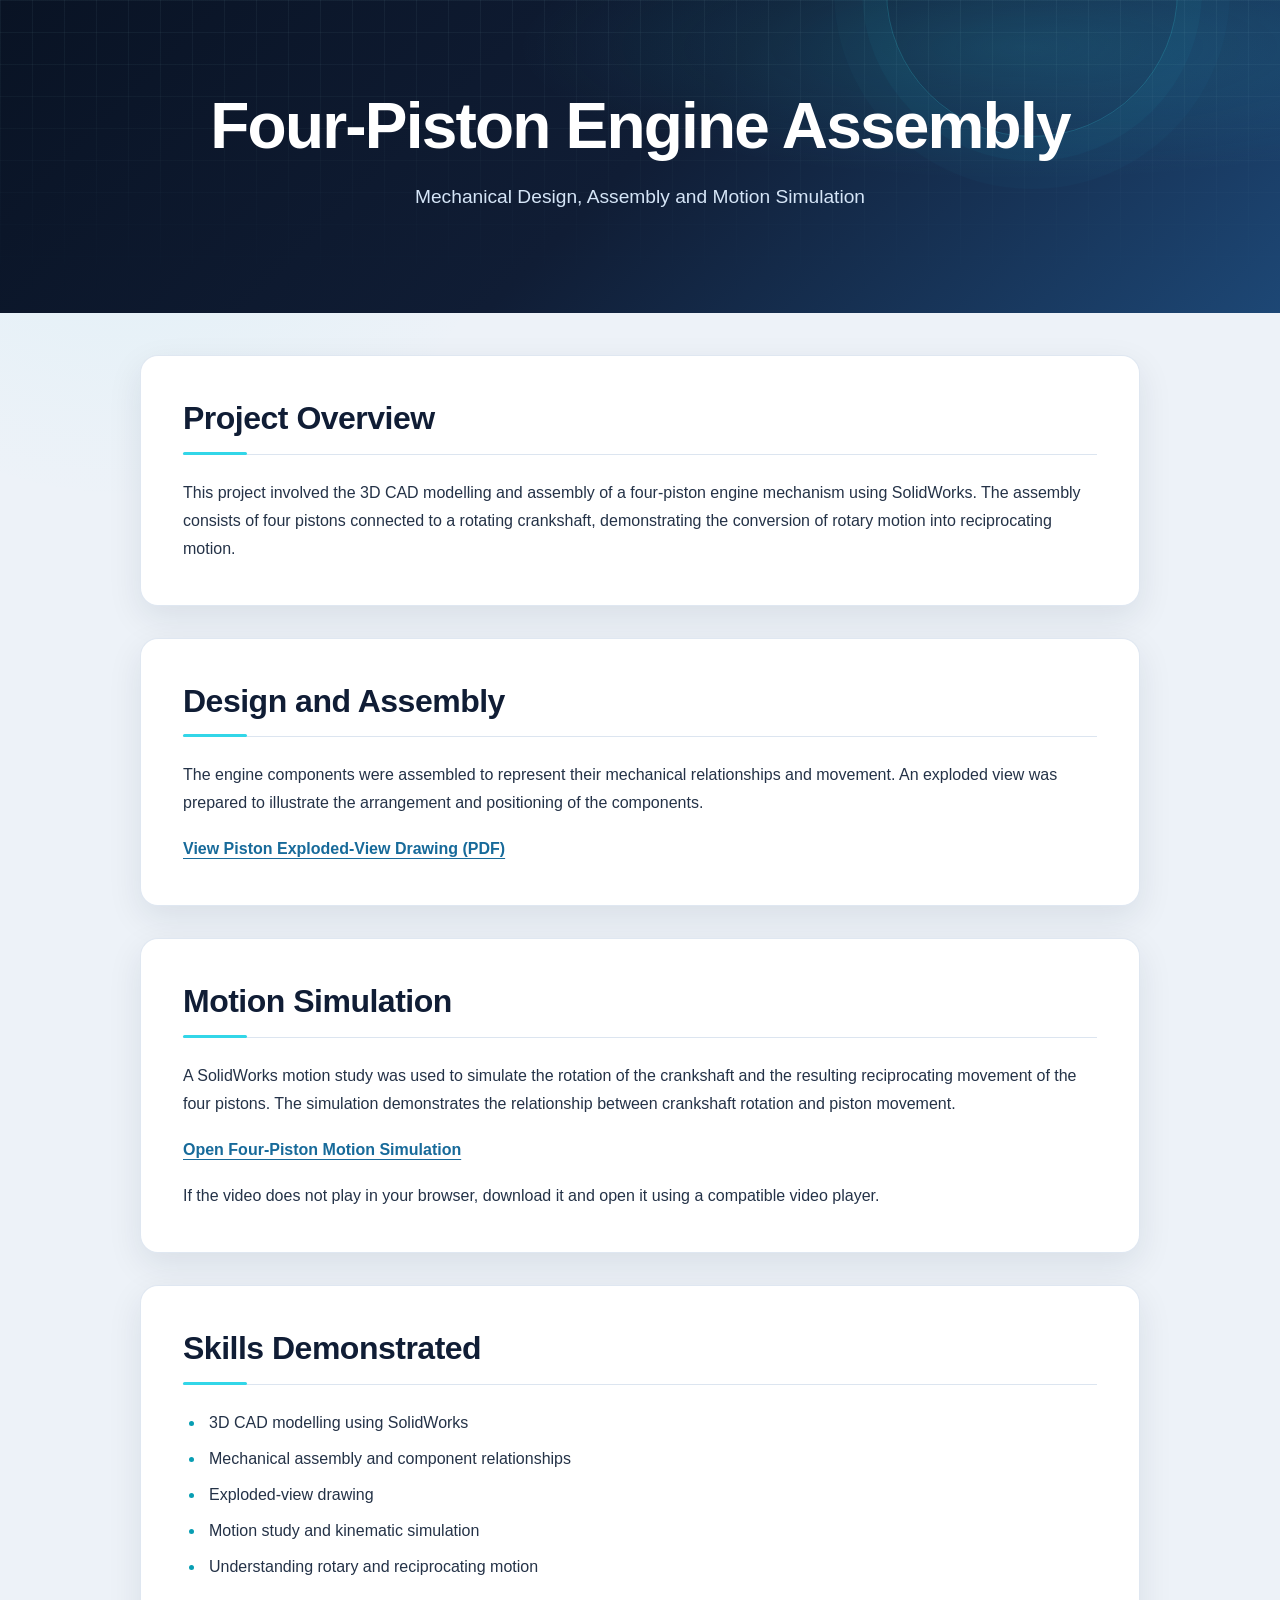
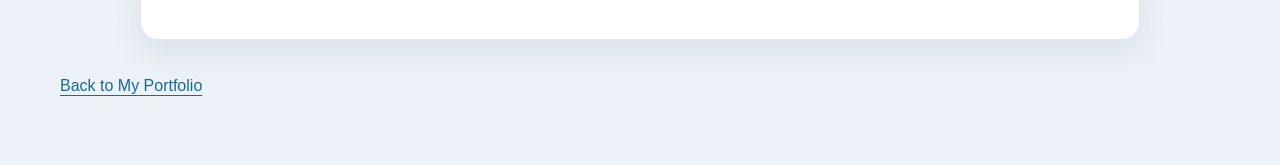
<file: piston.html>
<!DOCTYPE html>
<html lang="en">
<head>
    <meta charset="UTF-8">
    <meta name="viewport" content="width=device-width, initial-scale=1.0">
    <title>Four-Piston Engine Assembly | Mechanical Engineering Portfolio</title>
    <link rel="stylesheet" href="style.css">
</head>
<body>

    <header>
        <h1>Four-Piston Engine Assembly</h1>
        <p>Mechanical Design, Assembly and Motion Simulation</p>
    </header>

    <main class="project-container">

        <section>
            <h2>Project Overview</h2>
            <p>
                This project involved the 3D CAD modelling and assembly
                of a four-piston engine mechanism using SolidWorks.
                The assembly consists of four pistons connected to a
                rotating crankshaft, demonstrating the conversion of
                rotary motion into reciprocating motion.
            </p>
        </section>

        <section>
            <h2>Design and Assembly</h2>
            <p>
                The engine components were assembled to represent their
                mechanical relationships and movement. An exploded view
                was prepared to illustrate the arrangement and
                positioning of the components.
            </p>

            <p>
                <a href="documents/Piston-Exploded-View.pdf"
                   target="_blank">
                    View Piston Exploded-View Drawing (PDF)
                </a>
            </p>
        </section>

        <section>
            <h2>Motion Simulation</h2>
            <p>
                A SolidWorks motion study was used to simulate the
                rotation of the crankshaft and the resulting
                reciprocating movement of the four pistons.
                The simulation demonstrates the relationship between
                crankshaft rotation and piston movement.
            </p>

            <p>
                <a href="documents/4-Piston-Motion-Simulation.avi"
                   target="_blank">
                    Open Four-Piston Motion Simulation
                </a>
            </p>

            <p>
                If the video does not play in your browser, download
                it and open it using a compatible video player.
            </p>
        </section>

        <section>
            <h2>Skills Demonstrated</h2>
            <ul>
                <li>3D CAD modelling using SolidWorks</li>
                <li>Mechanical assembly and component relationships</li>
                <li>Exploded-view drawing</li>
                <li>Motion study and kinematic simulation</li>
                <li>Understanding rotary and reciprocating motion</li>
            </ul>
        </section>

        <p>
            <a href="index.html">Back to My Portfolio</a>
        </p>

    </main>

</body>
</html>
</file>
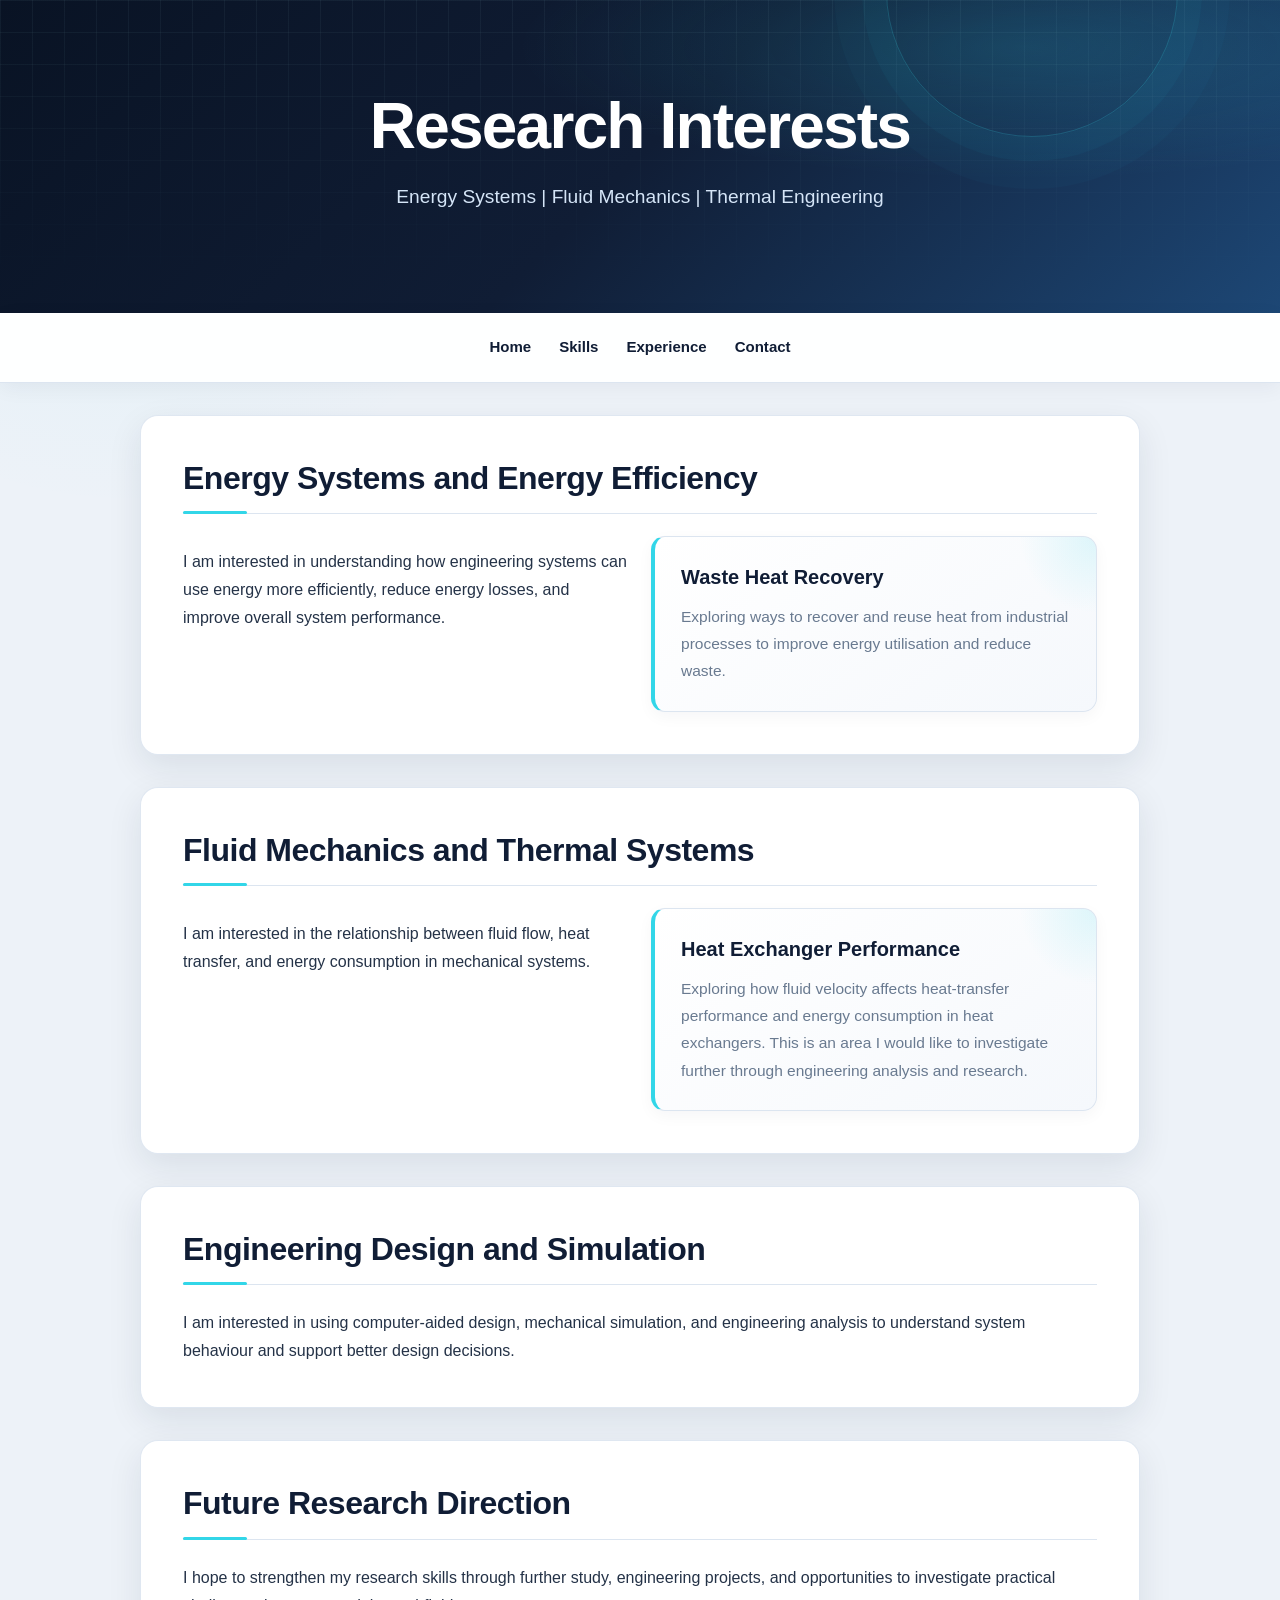
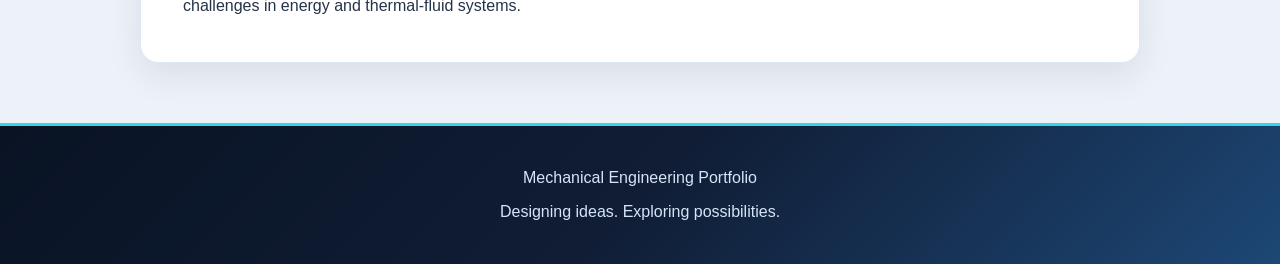
<file: research.html>
<!DOCTYPE html>
<html lang="en">
<head>
    <meta charset="UTF-8">
    <meta name="viewport" content="width=device-width, initial-scale=1.0">
    <title>Research Interests | Mechanical Engineering Portfolio</title>
    <link rel="stylesheet" href="style.css">
</head>
<body>

    <header>
        <h1>Research Interests</h1>
        <p>Energy Systems | Fluid Mechanics | Thermal Engineering</p>
    </header>

    <nav>
        <a href="index.html">Home</a>
        <a href="technical-skills.html">Skills</a>
        <a href="experience.html">Experience</a>
        <a href="contact.html">Contact</a>
    </nav>

    <section>
        <h2>Energy Systems and Energy Efficiency</h2>
        <p>
            I am interested in understanding how engineering systems
            can use energy more efficiently, reduce energy losses,
            and improve overall system performance.
        </p>
        <article>
            <h3>Waste Heat Recovery</h3>
            <p>
                Exploring ways to recover and reuse heat from industrial
                processes to improve energy utilisation and reduce waste.
            </p>
        </article>
    </section>

    <section>
        <h2>Fluid Mechanics and Thermal Systems</h2>
        <p>
            I am interested in the relationship between fluid flow,
            heat transfer, and energy consumption in mechanical systems.
        </p>
        <article>
            <h3>Heat Exchanger Performance</h3>
            <p>
                Exploring how fluid velocity affects heat-transfer
                performance and energy consumption in heat exchangers.
                This is an area I would like to investigate further
                through engineering analysis and research.
            </p>
        </article>
    </section>

    <section>
        <h2>Engineering Design and Simulation</h2>
        <p>
            I am interested in using computer-aided design, mechanical
            simulation, and engineering analysis to understand system
            behaviour and support better design decisions.
        </p>
    </section>

    <section>
        <h2>Future Research Direction</h2>
        <p>
            I hope to strengthen my research skills through further
            study, engineering projects, and opportunities to investigate
            practical challenges in energy and thermal-fluid systems.
        </p>
    </section>

    <footer>
        <p>Mechanical Engineering Portfolio</p>
        <p>Designing ideas. Exploring possibilities.</p>
    </footer>

</body>
</html>
</file>
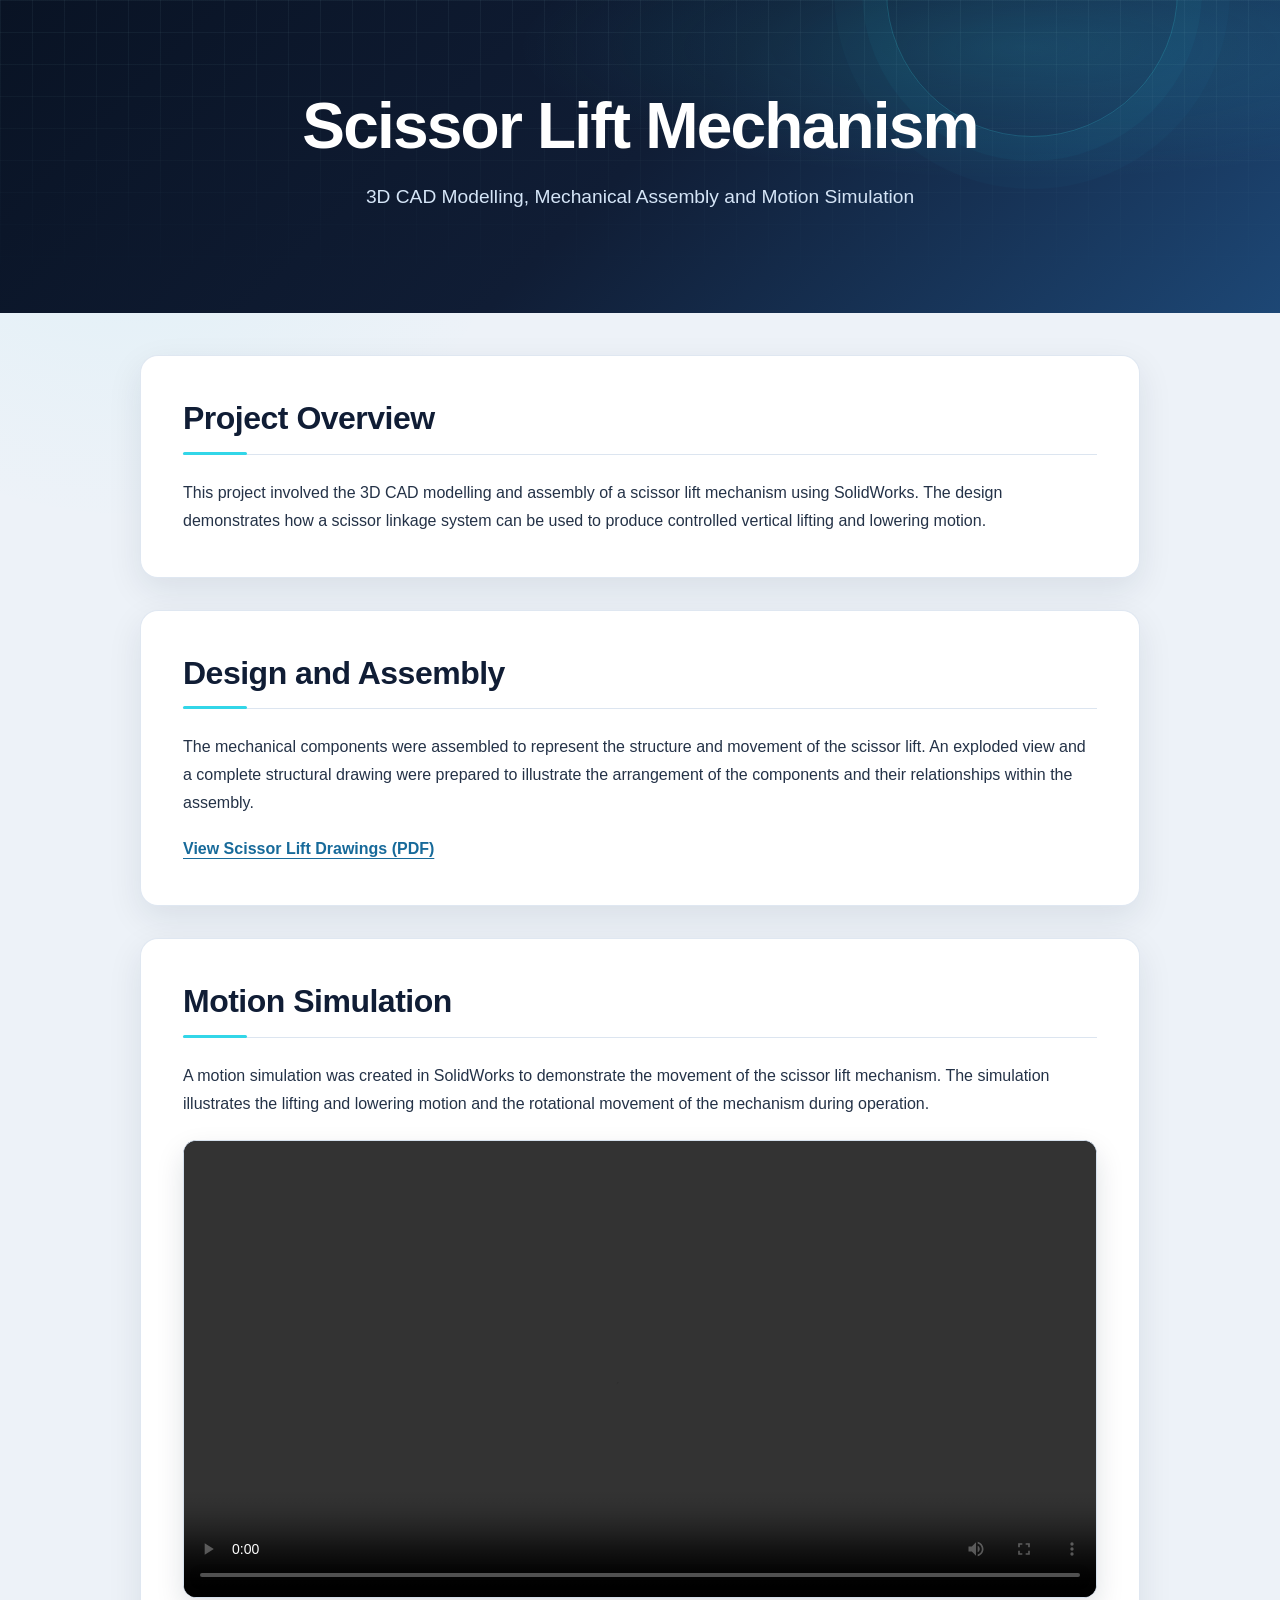
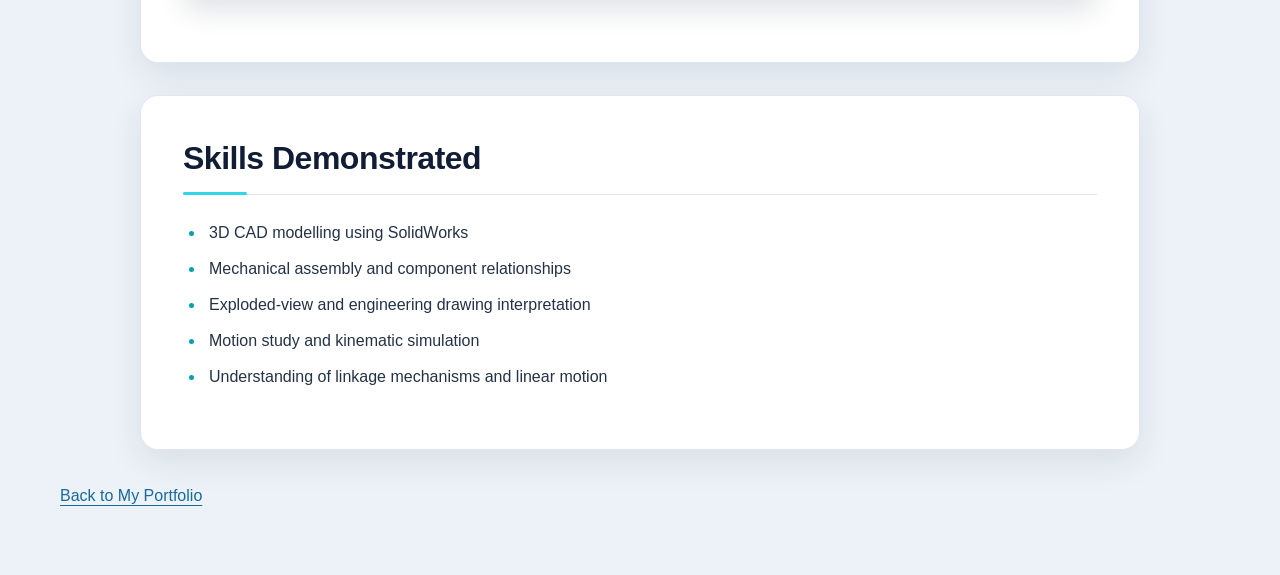
<file: scissorlift.html>
<!DOCTYPE html>
<html lang="en">
<head>
    <meta charset="UTF-8">
    <meta name="viewport" content="width=device-width, initial-scale=1.0">
    <title>Scissor Lift Mechanism | Mechanical Engineering Portfolio</title>
    <link rel="stylesheet" href="style.css">
</head>
<body>

    <header>
        <h1>Scissor Lift Mechanism</h1>
        <p>3D CAD Modelling, Mechanical Assembly and Motion Simulation</p>
    </header>

    <main class="project-container">

        <section>
            <h2>Project Overview</h2>
            <p>
                This project involved the 3D CAD modelling and assembly
                of a scissor lift mechanism using SolidWorks. The design
                demonstrates how a scissor linkage system can be used to
                produce controlled vertical lifting and lowering motion.
            </p>
        </section>

        <section>
            <h2>Design and Assembly</h2>
            <p>
                The mechanical components were assembled to represent
                the structure and movement of the scissor lift.
                An exploded view and a complete structural drawing
                were prepared to illustrate the arrangement of the
                components and their relationships within the assembly.
            </p>

            <p>
                <a href="documents/Scissor-Lift-Drawings.pdf"
                   target="_blank" rel="noopener">
                    View Scissor Lift Drawings (PDF)
                </a>
            </p>
        </section>

        <section>
            <h2>Motion Simulation</h2>
            <p>
                A motion simulation was created in SolidWorks to
                demonstrate the movement of the scissor lift mechanism.
                The simulation illustrates the lifting and lowering
                motion and the rotational movement of the mechanism
                during operation.
            </p>

            <video controls width="100%">
                <source
                    src="documents/Scissor-Lift-Motion-Simulation.mp4"
                    type="video/mp4">
                Your browser does not support MP4 video playback.
                <a href="documents/Scissor-Lift-Motion-Simulation.mp4">
                    Open or download the simulation video
                </a>
            </video>
        </section>

        <section>
            <h2>Skills Demonstrated</h2>
            <ul>
                <li>3D CAD modelling using SolidWorks</li>
                <li>Mechanical assembly and component relationships</li>
                <li>Exploded-view and engineering drawing interpretation</li>
                <li>Motion study and kinematic simulation</li>
                <li>Understanding of linkage mechanisms and linear motion</li>
            </ul>
        </section>

        <p>
            <a href="index.html">Back to My Portfolio</a>
        </p>

    </main>

</body>
</html>
</file>
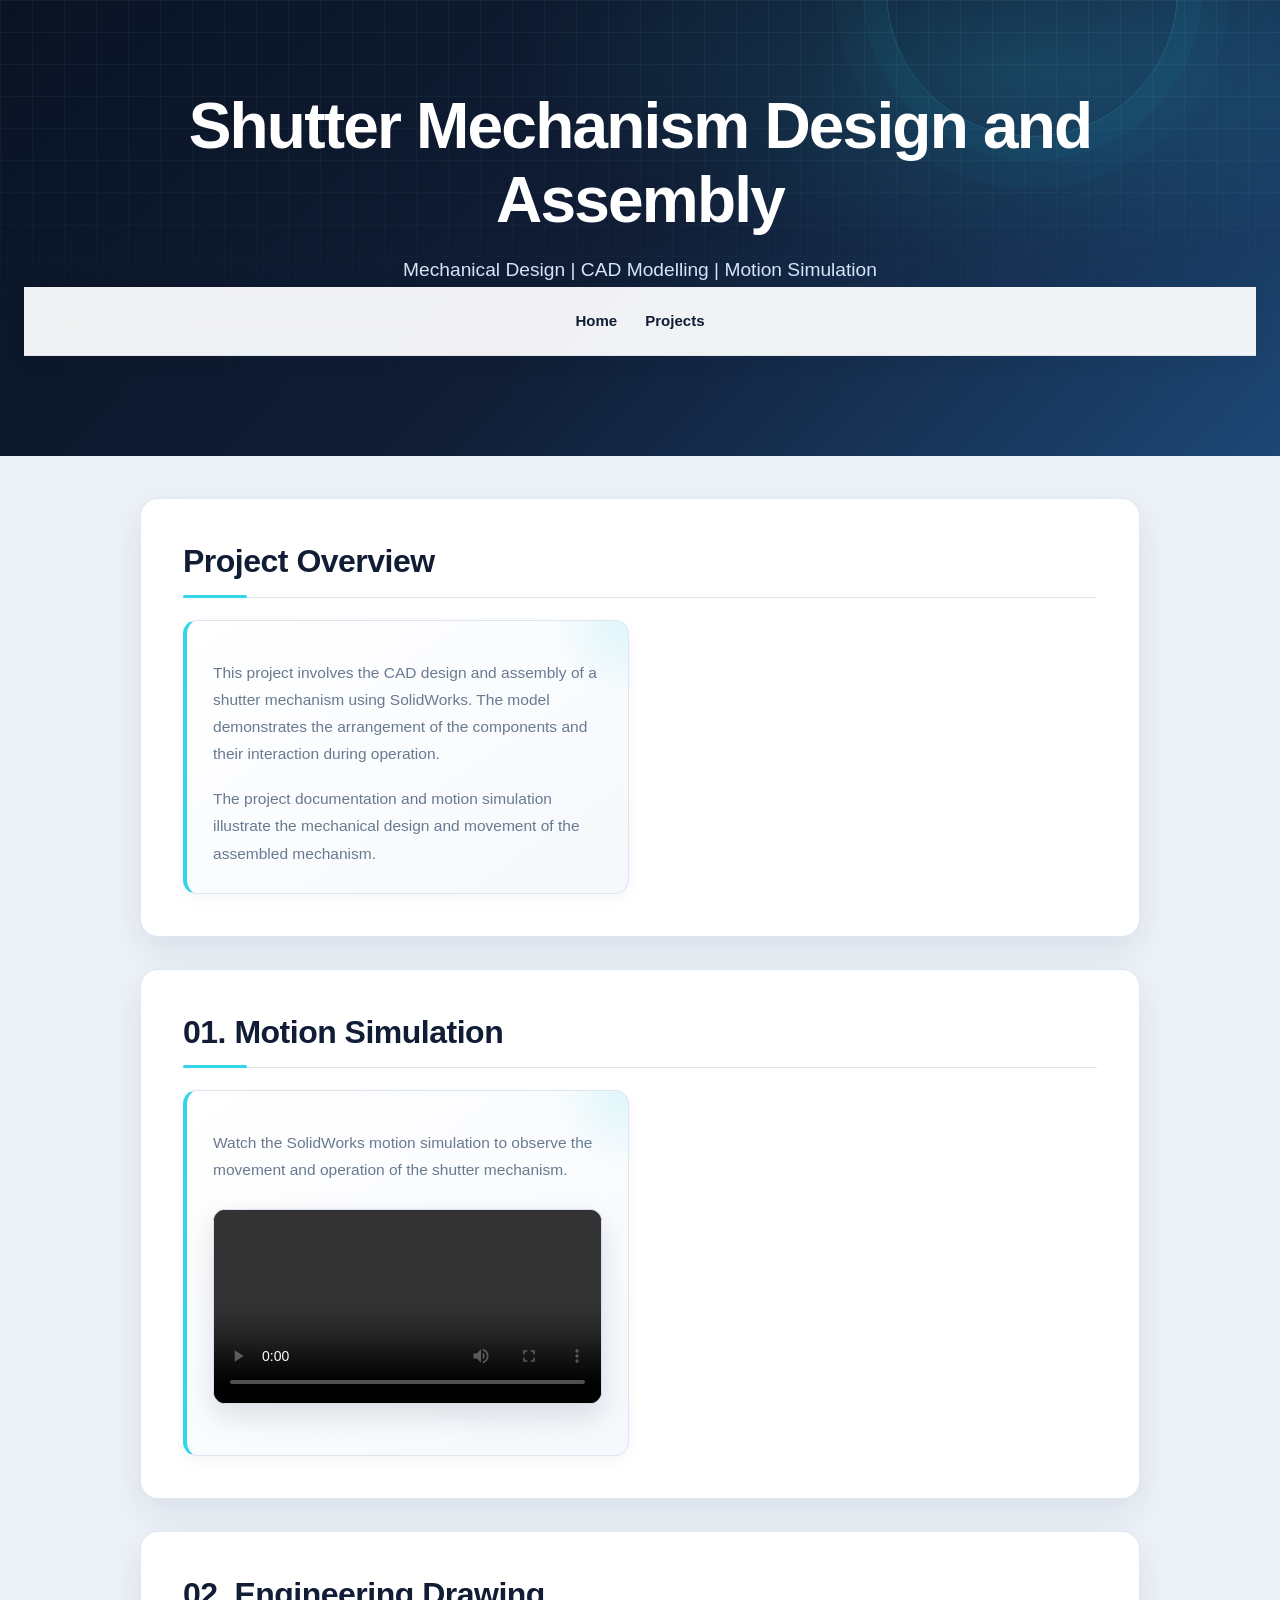
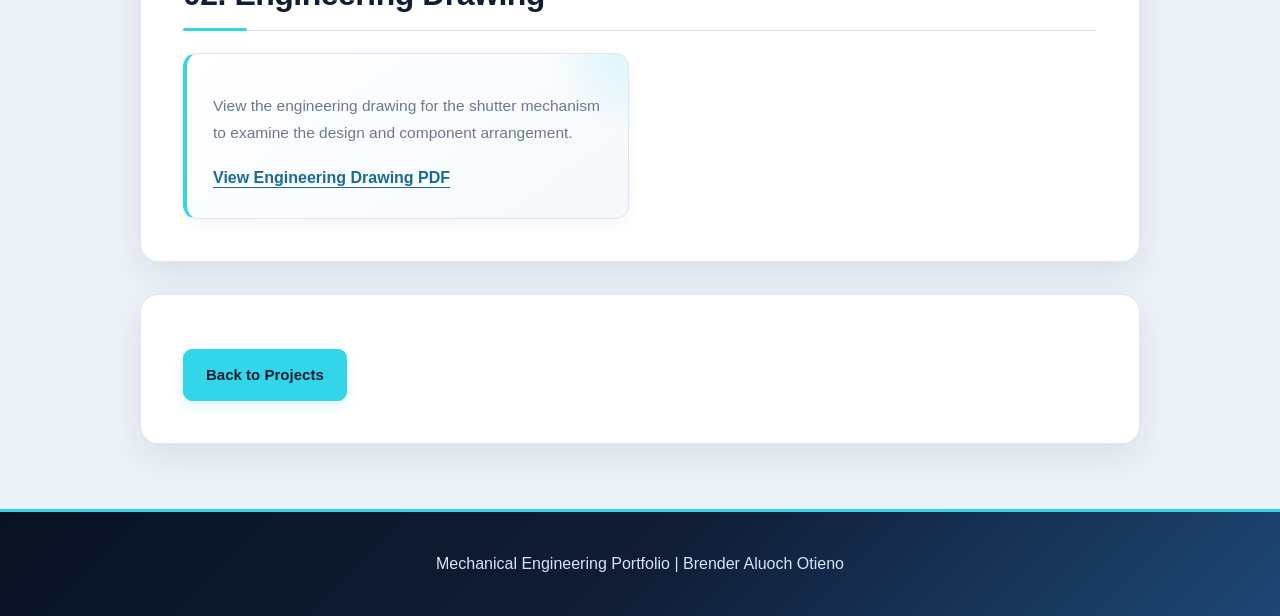
<file: shutter-mechanism.html>
<!DOCTYPE html>
<html lang="en">
<head>
    <meta charset="UTF-8">
    <meta name="viewport" content="width=device-width, initial-scale=1.0">

    <title>Shutter Mechanism | Mechanical Engineering Portfolio</title>

    <link rel="stylesheet" href="style.css">
</head>

<body>

    <header>
        <h1>Shutter Mechanism Design and Assembly</h1>
        <p>Mechanical Design | CAD Modelling | Motion Simulation</p>

        <nav>
            <a href="index.html">Home</a>
            <a href="index.html#projects">Projects</a>
        </nav>
    </header>

    <main>

        <section id="overview">
            <h2>Project Overview</h2>

            <article>
                <p>
                    This project involves the CAD design and assembly
                    of a shutter mechanism using SolidWorks. The model
                    demonstrates the arrangement of the components and
                    their interaction during operation.
                </p>

                <p>
                    The project documentation and motion simulation
                    illustrate the mechanical design and movement
                    of the assembled mechanism.
                </p>
            </article>
        </section>

        <section id="motion-simulation">
            <h2>01. Motion Simulation</h2>

            <article>
                <p>
                    Watch the SolidWorks motion simulation to observe
                    the movement and operation of the shutter mechanism.
                </p>

                <video controls preload="metadata"
                       style="width: 100%; max-width: 950px; display: block; margin: 25px auto; border-radius: 12px;">

                    <source
                        src="documents/Shutter-Mechanism-Motion-Simulation.mp4"
                        type="video/mp4">

                    Your browser does not support embedded video.

                    <a href="documents/Shutter-Mechanism-Motion-Simulation.mp4">
                        Open the shutter mechanism simulation
                    </a>
                </video>
            </article>
        </section>

        <section id="engineering-drawing">
            <h2>02. Engineering Drawing</h2>

            <article>
                <p>
                    View the engineering drawing for the shutter
                    mechanism to examine the design and component
                    arrangement.
                </p>

                <a href="documents/Shutter-Mechanism-Drawing.pdf"
                   target="_blank" rel="noopener noreferrer">
                    View Engineering Drawing PDF
                </a>
            </article>
        </section>

        <section>
            <a class="intro-button" href="index.html#projects">
                Back to Projects
            </a>
        </section>

    </main>

    <footer>
        <p>Mechanical Engineering Portfolio | Brender Aluoch Otieno</p>
    </footer>

</body>
</html>
</file>
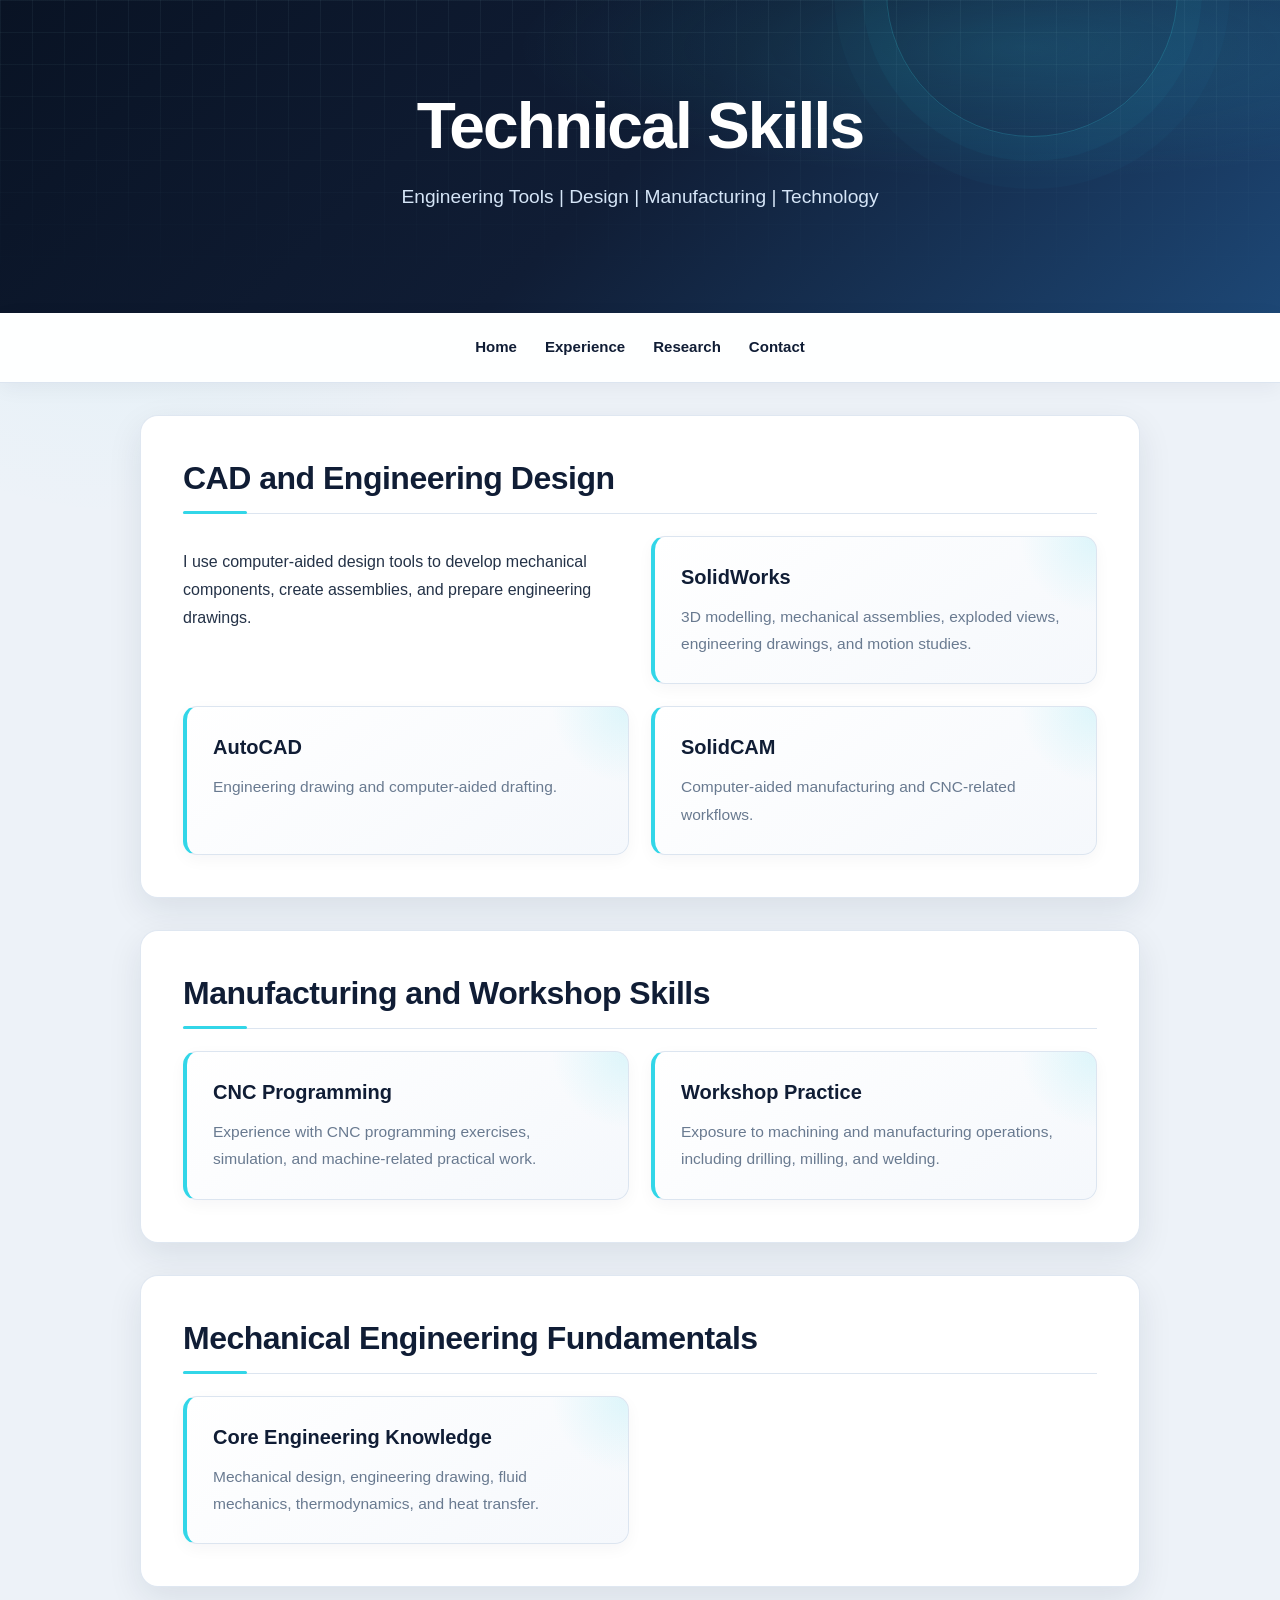
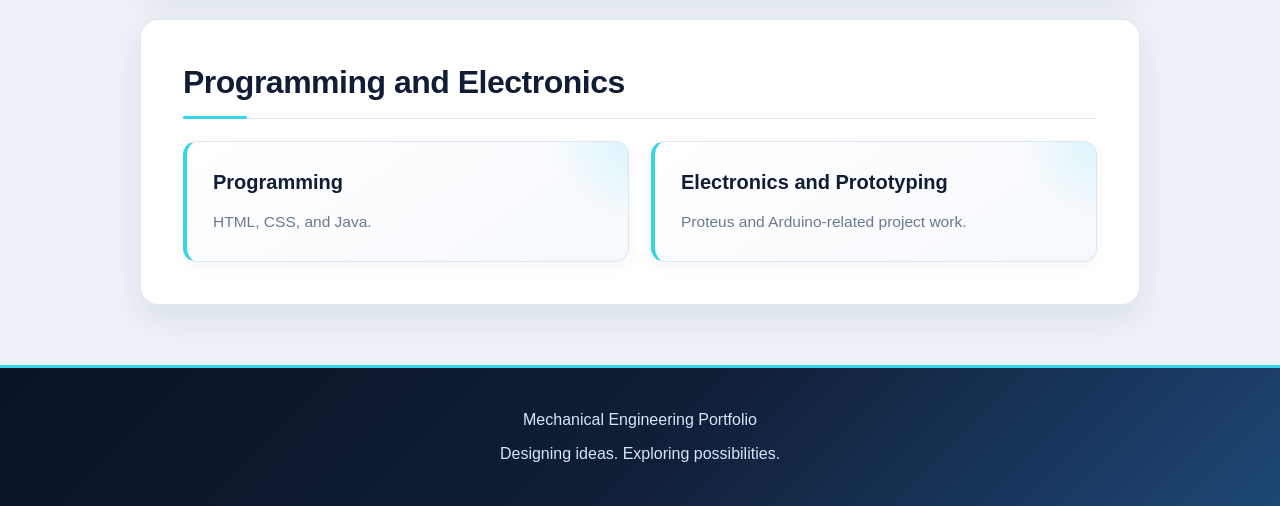
<file: technical-skills.html>
<!DOCTYPE html>
<html lang="en">
<head>
    <meta charset="UTF-8">
    <meta name="viewport" content="width=device-width, initial-scale=1.0">
    <title>Technical Skills | Mechanical Engineering Portfolio</title>
    <link rel="stylesheet" href="style.css">
</head>
<body>

    <header>
        <h1>Technical Skills</h1>
        <p>Engineering Tools | Design | Manufacturing | Technology</p>
    </header>

    <nav>
        <a href="index.html">Home</a>
        <a href="experience.html">Experience</a>
        <a href="research.html">Research</a>
        <a href="contact.html">Contact</a>
    </nav>

    <section>
        <h2>CAD and Engineering Design</h2>
        <p>
            I use computer-aided design tools to develop mechanical
            components, create assemblies, and prepare engineering drawings.
        </p>
        <article>
            <h3>SolidWorks</h3>
            <p>3D modelling, mechanical assemblies, exploded views,
            engineering drawings, and motion studies.</p>
        </article>
        <article>
            <h3>AutoCAD</h3>
            <p>Engineering drawing and computer-aided drafting.</p>
        </article>
        <article>
            <h3>SolidCAM</h3>
            <p>Computer-aided manufacturing and CNC-related workflows.</p>
        </article>
    </section>

    <section>
        <h2>Manufacturing and Workshop Skills</h2>
        <article>
            <h3>CNC Programming</h3>
            <p>Experience with CNC programming exercises, simulation,
            and machine-related practical work.</p>
        </article>
        <article>
            <h3>Workshop Practice</h3>
            <p>Exposure to machining and manufacturing operations,
            including drilling, milling, and welding.</p>
        </article>
    </section>

    <section>
        <h2>Mechanical Engineering Fundamentals</h2>
        <article>
            <h3>Core Engineering Knowledge</h3>
            <p>Mechanical design, engineering drawing, fluid mechanics,
            thermodynamics, and heat transfer.</p>
        </article>
    </section>

    <section>
        <h2>Programming and Electronics</h2>
        <article>
            <h3>Programming</h3>
            <p>HTML, CSS, and Java.</p>
        </article>
        <article>
            <h3>Electronics and Prototyping</h3>
            <p>Proteus and Arduino-related project work.</p>
        </article>
    </section>

    <footer>
        <p>Mechanical Engineering Portfolio</p>
        <p>Designing ideas. Exploring possibilities.</p>
    </footer>

</body>
</html>
</file>
<file: style.css>
/* =========================================
   MECHANICAL ENGINEERING PORTFOLIO
   Midnight Blueprint Design System
   ========================================= */

/* 1. DESIGN TOKENS */

:root {
    --navy: #101d35;
    --navy-light: #162746;
    --navy-deep: #091324;
    --blue: #1d4775;
    --cyan: #32d6e8;
    --cyan-soft: #b5f5fa;
    --amber: #ffb454;

    --page: #edf2f8;
    --surface: #ffffff;
    --surface-soft: #f5f8fc;
    --text: #243247;
    --muted: #697a90;
    --border: #dce5f0;

    --radius: 18px;
    --shadow: 0 12px 35px rgba(16, 29, 53, 0.09);
    --shadow-hover: 0 20px 45px rgba(16, 29, 53, 0.16);
    --transition: 250ms ease;
}

/* 2. RESET AND PAGE DEFAULTS */

* {
    box-sizing: border-box;
}

html {
    scroll-behavior: smooth;
    scroll-padding-top: 24px;
}

body {
    margin: 0;
    font-family: "Segoe UI", Arial, Helvetica, sans-serif;
    line-height: 1.75;
    color: var(--text);
    background:
        radial-gradient(
            circle at 10% 5%,
            rgba(50, 214, 232, 0.08),
            transparent 26rem
        ),
        var(--page);
    -webkit-font-smoothing: antialiased;
}

img,
video {
    max-width: 100%;
}

img {
    display: block;
}

a {
    color: #176a9a;
    text-underline-offset: 4px;
    transition:
        color var(--transition),
        background-color var(--transition);
}

a:hover {
    color: #079eb4;
}

::selection {
    color: var(--navy-deep);
    background: var(--cyan);
}

/* 3. HERO / PAGE HEADER */

header {
    position: relative;
    isolation: isolate;
    overflow: hidden;
    padding: 90px 24px 100px;
    color: #ffffff;
    text-align: center;
    background:
        radial-gradient(
            ellipse at 80% 15%,
            rgba(50, 214, 232, 0.16),
            transparent 35%
        ),
        linear-gradient(
            135deg,
            var(--navy-deep),
            var(--navy) 50%,
            var(--blue)
        );
}

/* Blueprint grid */

header::before {
    content: "";
    position: absolute;
    inset: 0;
    z-index: -1;
    pointer-events: none;
    background-image:
        linear-gradient(
            rgba(181, 245, 250, 0.055) 1px,
            transparent 1px
        ),
        linear-gradient(
            90deg,
            rgba(181, 245, 250, 0.055) 1px,
            transparent 1px
        );
    background-size: 32px 32px;
    mask-image: linear-gradient(
        to bottom,
        black,
        transparent 95%
    );
}

/* Subtle technical rings */

header::after {
    content: "";
    position: absolute;
    z-index: -1;
    width: 290px;
    height: 290px;
    top: -155px;
    right: 8%;
    border: 1px solid rgba(50, 214, 232, 0.22);
    border-radius: 50%;
    box-shadow:
        0 0 0 24px rgba(50, 214, 232, 0.035),
        0 0 0 52px rgba(50, 214, 232, 0.025);
    pointer-events: none;
}

header h1 {
    max-width: 1000px;
    margin: 0 auto 12px;
    font-size: clamp(2.2rem, 5vw, 4.2rem);
    line-height: 1.15;
    letter-spacing: -1.8px;
    font-weight: 800;
    animation: rise-in 800ms ease both;
}

header p {
    max-width: 720px;
    margin: 16px auto 0;
    color: #d5e5f7;
    font-size: clamp(1rem, 2vw, 1.2rem);
    animation: rise-in 900ms ease both;
}

/* 4. NAVIGATION */

nav {
    position: relative;
    z-index: 5;
    display: flex;
    flex-wrap: wrap;
    align-items: center;
    justify-content: center;
    gap: 10px 28px;
    padding: 16px 24px;
    background: rgba(255, 255, 255, 0.94);
    border-bottom: 1px solid var(--border);
    box-shadow: 0 5px 20px rgba(16, 29, 53, 0.05);
}

nav a {
    position: relative;
    padding: 5px 0;
    color: var(--navy);
    font-size: 0.94rem;
    font-weight: 700;
    text-decoration: none;
}

nav a::after {
    content: "";
    position: absolute;
    left: 0;
    bottom: -3px;
    width: 100%;
    height: 2px;
    background: var(--cyan);
    transform: scaleX(0);
    transform-origin: left;
    transition: transform var(--transition);
}

nav a:hover::after,
nav a:focus-visible::after {
    transform: scaleX(1);
}

nav a:hover {
    color: #087d98;
}

/* 5. MAIN CONTENT AND SECTIONS */

main {
    width: min(1160px, calc(100% - 36px));
    margin: 42px auto 65px;
}

section {
    max-width: 1000px;
    margin: 32px auto;
    padding: clamp(24px, 4vw, 42px);
    background: var(--surface);
    border: 1px solid rgba(220, 229, 240, 0.9);
    border-radius: var(--radius);
    box-shadow: var(--shadow);
    animation: rise-in 650ms ease both;
}

section h2 {
    position: relative;
    margin: 0 0 24px;
    padding: 0 0 14px;
    color: var(--navy);
    font-size: clamp(1.45rem, 3vw, 2rem);
    line-height: 1.3;
    letter-spacing: -0.5px;
    border-bottom: 1px solid var(--border);
}

section h2::after {
    content: "";
    position: absolute;
    bottom: -1px;
    left: 0;
    width: 64px;
    height: 3px;
    border-radius: 5px;
    background: var(--cyan);
}

section p {
    margin: 12px 0 18px;
}

section p:last-child {
    margin-bottom: 0;
}

section ul {
    padding-left: 22px;
}

section li {
    margin: 8px 0;
    padding-left: 4px;
}

section li::marker {
    color: #089eb3;
}

/* 6. PROJECT GALLERY AND PROJECT CARDS */

/* Automatically creates a grid when articles are
   direct children of a section. */

section:has(> article) {
    display: grid;
    grid-template-columns: repeat(2, minmax(0, 1fr));
    gap: 22px;
}

section:has(> article) > h2 {
    grid-column: 1 / -1;
    margin-bottom: 0;
}

article {
    position: relative;
    overflow: hidden;
    min-width: 0;
    padding: 26px;
    margin: 0;
    background: linear-gradient(
        145deg,
        #ffffff,
        var(--surface-soft)
    );
    border: 1px solid var(--border);
    border-left: 4px solid var(--cyan);
    border-radius: 14px;
    box-shadow: 0 5px 16px rgba(16, 29, 53, 0.04);
    transition:
        transform var(--transition),
        box-shadow var(--transition),
        border-color var(--transition);
}

article::after {
    content: "";
    position: absolute;
    top: 0;
    right: 0;
    width: 75px;
    height: 75px;
    pointer-events: none;
    background: radial-gradient(
        circle at top right,
        rgba(50, 214, 232, 0.14),
        transparent 72%
    );
}

article:hover {
    transform: translateY(-6px);
    border-color: #a7eaf0;
    border-left-color: #079eb4;
    box-shadow: var(--shadow-hover);
}

article h3 {
    position: relative;
    z-index: 1;
    margin: 0 0 12px;
    color: var(--navy);
    font-size: 1.25rem;
    line-height: 1.4;
}

article p {
    color: var(--muted);
    font-size: 0.97rem;
}

/* 7. BUTTONS */

.intro-button {
    position: relative;
    display: inline-flex;
    align-items: center;
    justify-content: center;
    gap: 8px;
    margin-top: 12px;
    padding: 12px 22px;
    color: var(--navy);
    background: var(--cyan);
    border: 1px solid var(--cyan);
    border-radius: 9px;
    font-size: 0.94rem;
    font-weight: 800;
    text-decoration: none;
    box-shadow: 0 5px 14px rgba(50, 214, 232, 0.16);
    transition:
        transform var(--transition),
        background-color var(--transition),
        box-shadow var(--transition);
}

.intro-button:hover {
    color: var(--navy-deep);
    background: #6ce7f1;
    box-shadow: 0 8px 22px rgba(50, 214, 232, 0.25);
    transform: translateY(-2px);
}

.intro-button:focus-visible,
a:focus-visible {
    outline: 3px solid var(--amber);
    outline-offset: 4px;
}

/* 8. PROJECT DRAWINGS AND DOCUMENT LINKS */

section a:not(.intro-button) {
    font-weight: 700;
}

section a:not(.intro-button):hover {
    color: #079eb4;
}

/* 9. VIDEO PRESENTATION */

video {
    display: block;
    width: 100%;
    height: auto;
    margin: 22px 0;
    background: var(--navy-deep);
    border: 1px solid #d6e1ed;
    border-radius: 13px;
    box-shadow: 0 12px 28px rgba(16, 29, 53, 0.13);
}

/* 10. PERSONAL INTRODUCTION */

.intro-container {
    display: flex;
    align-items: center;
    justify-content: space-between;
    gap: 42px;
}

.intro-text {
    flex: 1;
    min-width: 0;
}

.intro-label {
    display: inline-block;
    margin-bottom: 8px;
    color: #087d98;
    font-size: 0.82rem;
    font-weight: 800;
    letter-spacing: 2.5px;
    text-transform: uppercase;
}

.intro-text h2 {
    margin-top: 0;
    padding-bottom: 0;
    border-bottom: none;
    font-size: clamp(1.8rem, 4vw, 2.7rem);
}

.intro-text h2::after {
    display: none;
}

.intro-text h3 {
    color: var(--blue);
}

.profile-photo {
    flex: 0 0 230px;
}

.profile-photo img {
    width: 100%;
    height: 280px;
    object-fit: cover;
    border: 3px solid #ffffff;
    border-radius: 18px;
    box-shadow: var(--shadow);
}

.photo-placeholder {
    display: flex;
    align-items: center;
    justify-content: center;
    min-height: 260px;
    padding: 20px;
    color: var(--blue);
    background:
        linear-gradient(
            135deg,
            rgba(50, 214, 232, 0.12),
            transparent
        ),
        #e7eef7;
    border: 2px dashed #8ba9c9;
    border-radius: 18px;
    font-weight: 700;
    text-align: center;
}

/* 11. FOOTER */

footer {
    position: relative;
    overflow: hidden;
    margin-top: 60px;
    padding: 32px 20px;
    color: #d5e5f7;
    text-align: center;
    background:
        linear-gradient(
            135deg,
            var(--navy-deep),
            var(--navy),
            var(--blue)
        );
    border-top: 3px solid var(--cyan);
}

footer p {
    margin: 6px 0;
}

footer a {
    color: var(--cyan-soft);
}

footer a:hover {
    color: #ffffff;
}

/* 12. ANIMATIONS */

@keyframes rise-in {
    from {
        opacity: 0;
        transform: translateY(16px);
    }

    to {
        opacity: 1;
        transform: translateY(0);
    }
}

/* 13. TABLETS */

@media (max-width: 800px) {
    header {
        padding: 70px 20px 78px;
    }

    section:has(> article) {
        grid-template-columns: 1fr;
    }

    .intro-container {
        gap: 28px;
    }

    .profile-photo {
        flex-basis: 200px;
    }
}

/* 14. MOBILE PHONES */

@media (max-width: 600px) {
    header {
        padding: 52px 18px 60px;
    }

    header h1 {
        letter-spacing: -0.8px;
    }

    nav {
        gap: 8px 18px;
        padding: 14px 12px;
    }

    nav a {
        font-size: 0.88rem;
    }

    main {
        width: calc(100% - 24px);
        margin: 24px auto 40px;
    }

    section {
        margin: 20px auto;
        padding: 23px 19px;
        border-radius: 14px;
    }

    section:has(> article) {
        gap: 16px;
    }

    article {
        padding: 22px 19px;
    }

    .intro-container {
        flex-direction: column-reverse;
        align-items: stretch;
    }

    .profile-photo {
        flex-basis: auto;
        width: 100%;
        max-width: 230px;
    }

    .profile-photo img {
        height: 260px;
    }

    .intro-text h2 {
        font-size: 1.85rem;
    }

    .intro-button {
        max-width: 100%;
    }

    footer {
        margin-top: 40px;
    }
}

/* 15. ACCESSIBILITY: REDUCED MOTION */

@media (prefers-reduced-motion: reduce) {
    *,
    *::before,
    *::after {
        scroll-behavior: auto !important;
        animation-duration: 0.01ms !important;
        animation-iteration-count: 1 !important;
        transition-duration: 0.01ms !important;
    }

    article:hover,
    .intro-button:hover {
        transform: none;
    }
}
/* Explore More: clickable portfolio cards */
.explore-grid {
    display: grid;
    grid-template-columns: repeat(2, minmax(0, 1fr));
    gap: 22px;
    margin-top: 28px;
}

.explore-card {
    margin: 0;
    padding: 26px;
    background: linear-gradient(145deg, #f4f8fc, #ffffff);
    border: 1px solid #dce8f3;
    border-left: 4px solid #32d6e8;
    border-radius: 14px;
    box-shadow: 0 8px 22px rgba(16, 29, 53, 0.07);
    transition:
        transform 0.3s ease,
        box-shadow 0.3s ease,
        border-color 0.3s ease;
}

.explore-card:hover {
    transform: translateY(-7px);
    box-shadow: 0 16px 32px rgba(16, 29, 53, 0.14);
    border-left-color: #ffb454;
}

.explore-card h3 {
    color: #173c68;
    margin-top: 0;
}

.explore-card p {
    color: #52647a;
}

@media (max-width: 600px) {
    .explore-grid {
        grid-template-columns: 1fr;
    }
}
</file>
